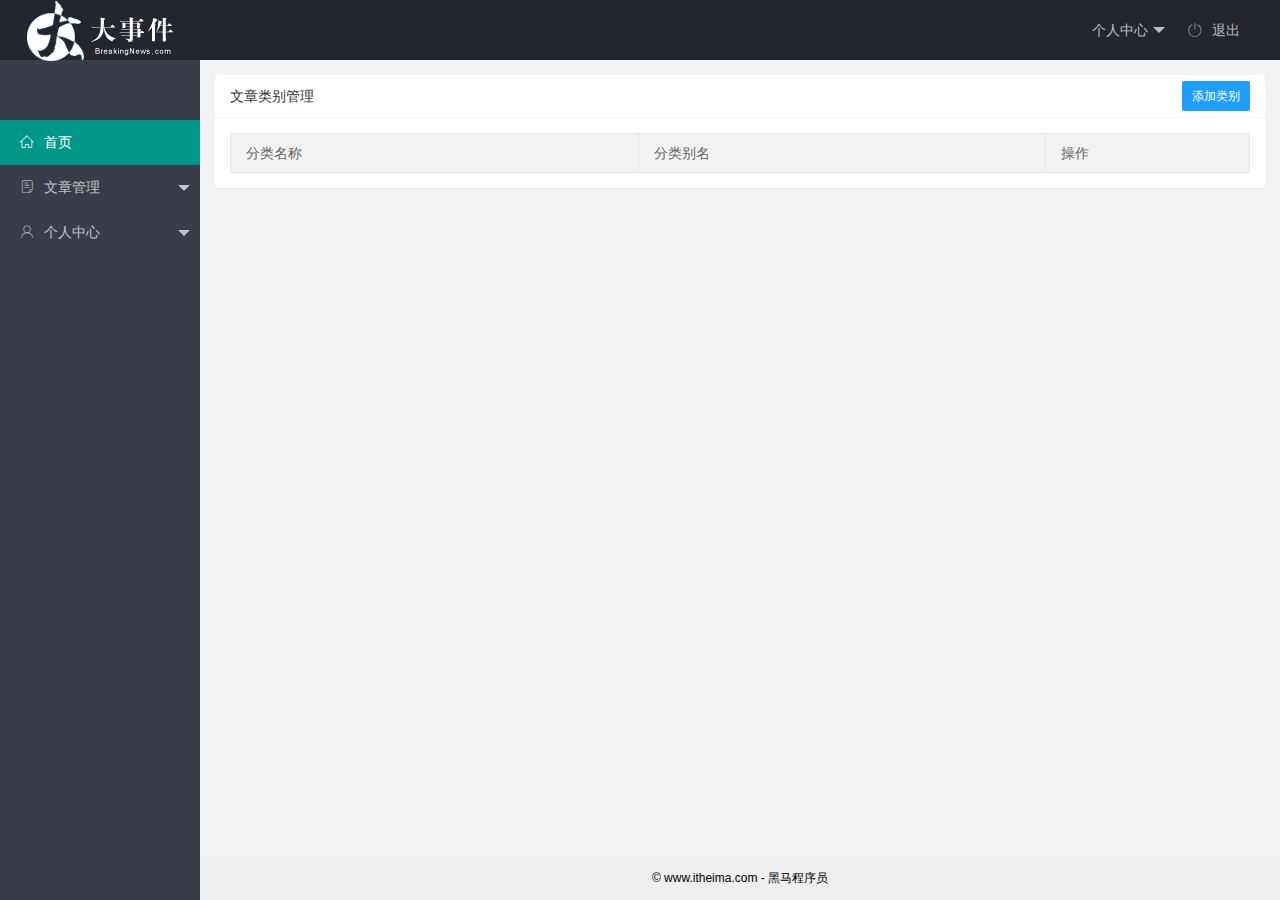
<file: index.html>
<!DOCTYPE html>
<html>
<head>
  <meta charset="utf-8">
  <meta name="viewport" content="width=device-width, initial-scale=1, maximum-scale=1">
  <title>我的项目</title>
  <!-- 引入字体图标库 -->
  <link rel="stylesheet" href="./assets/fonts/iconfont.css">
  <link rel="stylesheet" href="./assets/lib/layui/css/layui.css">
  <link rel="stylesheet" href="./assets/css/index.css">
</head>
<body class="layui-layout-body">
<div class="layui-layout layui-layout-admin">
  <div class="layui-header">
    <div class="layui-logo">
      <img src="./assets/images/logo.png" alt="">
    </div>
    <ul class="layui-nav layui-layout-right">
      <!-- 顶部右侧导航 -->
      <li class="layui-nav-item">
        <a href="javascript:;">
          <!-- 图片头像 -->
          <img style="display: none;" class="avatar" src="./assets/images/sample.jpg" alt="">
          <!-- 字体头像 -->
          <span style="display: none;" class="text-avatar">A</span>
          <!-- 固定文案 -->
          <span class="person-center">个人中心</span>
        </a>
        <dl class="layui-nav-child">
          <dd><a target="fm" href="./user/base-info.html">基本资料</a></dd>
          <dd><a target="fm" href="./user/avatar.html">更换头像</a></dd>
          <dd><a target="fm" href="./user/modify-password.html">重置密码</a></dd>
        </dl>
      </li>
      <li class="layui-nav-item"><a href="javascript:;" id="logout"><span class="iconfont icon-tuichu"></span>退出</a></li>
    </ul>
  </div>
  
  <div class="layui-side layui-bg-black">
    <div class="layui-side-scroll">
      <!-- 左侧导航区域（可配合layui已有的垂直导航） -->
      <ul class="layui-nav layui-nav-tree"  lay-filter="test" lay-shrink="all">
        <li class="user-info">
          <!-- 图片头像 -->
          <img style="display: none;" class="avatar" src="./assets/images/sample.jpg" alt="">
          <!-- 字体头像 -->
          <span style="display: none;" class="text-avatar">A</span>
          <!-- 欢迎文字 -->
          <span style="display: none;" class="nickname">欢迎 xxx</span>
        </li>
        <li class="layui-nav-item layui-nav-itemed layui-this">
          <!-- target 指定在 fm 这个命令的 iframe 框架中打开链接 -->
          <a target="fm" href="./home/dashboard.html"><span class="iconfont icon-home"></span>首页</a>
        </li>
        <li class="layui-nav-item">
          <a href="javascript:;"><span class="iconfont icon-16"></span>文章管理</a>
          <dl class="layui-nav-child">
            <dd><a target="fm" href="./article/category.html"><i class="layui-icon layui-icon-app"></i>文章类别</a></dd>
            <dd><a href="javascript:;"><i class="layui-icon layui-icon-app"></i>文章列表</a></dd>
            <dd><a href="javascript:;"><i class="layui-icon layui-icon-app"></i>发表文章</a></dd>
          </dl>
        </li>
        <li class="layui-nav-item">
          <a href="javascript:;"><span class="iconfont icon-user"></span>个人中心</a>
          <dl class="layui-nav-child">
            <dd><a target="fm" href="./user/base-info.html"><i class="layui-icon layui-icon-app"></i>基本资料</a></dd>
            <dd><a target="fm" href="./user/avatar.html"><i class="layui-icon layui-icon-app"></i>更换头像</a></dd>
            <dd><a target="fm" href="./user/modify-password.html"><i class="layui-icon layui-icon-app"></i>修改密码</a></dd>
          </dl>
        </li>
      </ul>
    </div>
  </div>

  <div class="layui-body">
    <!-- 内容主体区域 -->
    <iframe name="fm" src="./article/category.html" frameborder="0"></iframe>
  </div>
  
  <div class="layui-footer">
    <!-- 底部固定区域 -->
    © www.itheima.com - 黑马程序员
  </div>
</div>
<!-- 引入 axios.js 文件 -->
<script src="./assets/lib/axios.js"></script>
<!-- 引入 jquery 文件 -->
<script src="./assets/lib/jquery.js"></script>
<!-- 引入 layui 的 js文件 -->
<script src="./assets/lib/layui/layui.all.js"></script>
<!-- 引入 全局的 apijs 文件 -->
<script src="./assets/js/commonAPI.js"></script>
<!-- 引入自己的 js 文件 -->
<script src="./assets/js/index.js"></script>
</body>
</html>
</file>
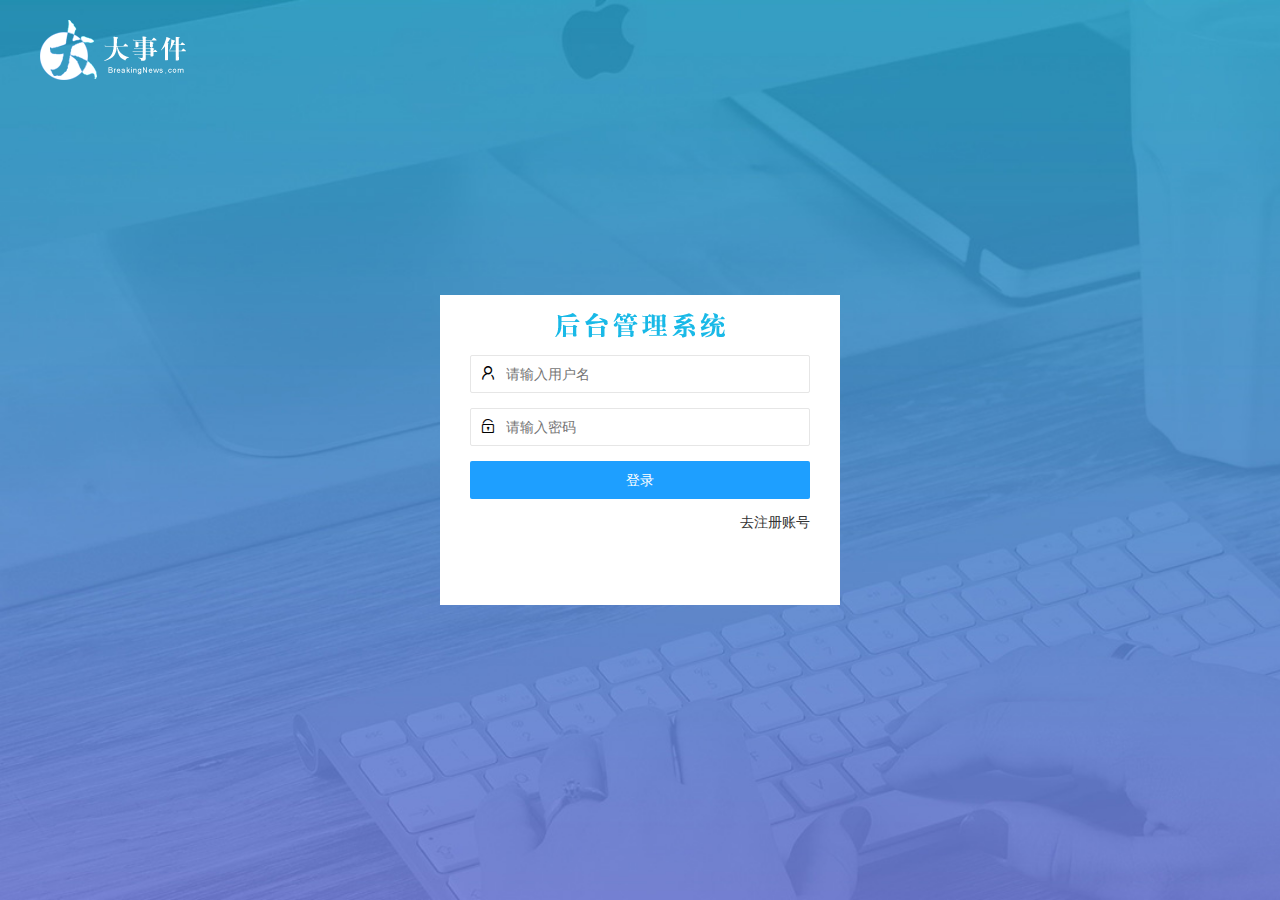
<file: login.html>
<!DOCTYPE html>
<html lang="en">
<head>
  <meta charset="UTF-8">
  <meta name="viewport" content="width=device-width, initial-scale=1.0">
  <title>我的项目</title>
  <!-- 引入 layui css 文件 -->
  <link rel="stylesheet" href="./assets/lib/layui/css/layui.css">
  <link rel="stylesheet" href="./assets/css/login.css">
</head>
<body>
  <!-- 左上角的logo -->
  <div class="logo">
    <img src="./assets/images/logo.png" alt="">
  </div>

  <!-- 中间的表单区域 -->
  <div class="content">
    <!-- 表单标题 -->
    <div class="title">
      <img src="./assets/images/login_title.png" alt="">
    </div>

    <!-- 表单主体 -->
    <!-- 注册表单 -->
    <form class="layui-form reg-form" action="" style="display: none;">
      <div class="layui-form-item">
        <i class="layui-icon layui-icon-username"></i>
        <input type="text" name="username" required  lay-verify="required" placeholder="请输入用户名" autocomplete="off" class="layui-input">
      </div>

      <div class="layui-form-item">
        <i class="layui-icon layui-icon-password"></i>
        <input id="pass" type="password" name="password" required  lay-verify="required|pass" placeholder="请输入密码" autocomplete="off" class="layui-input">
      </div>

      <div class="layui-form-item">
        <i class="layui-icon layui-icon-password"></i>
        <input type="password" required  lay-verify="required|pass|samePass" placeholder="请再次确认密码" autocomplete="off" class="layui-input">
      </div>

      <!-- 注册按钮 -->
      <div class="layui-form-item">
          <button class="layui-btn layui-btn-fluid layui-btn-normal" lay-submit lay-filter="formDemo">注册</button>
      </div>

      <!-- 登录链接 -->
      <div class="link">
        <a href="javascript:;">去登录</a>
      </div>
    </form>

    <!-- 登录表单 -->
    <form class="layui-form login-form" action="">
      <div class="layui-form-item">
        <i class="layui-icon layui-icon-username"></i>
        <input type="text" name="username" required  lay-verify="required" placeholder="请输入用户名" autocomplete="off" class="layui-input">
      </div>

      <div class="layui-form-item">
        <i class="layui-icon layui-icon-password"></i>
        <input type="password" name="password" required  lay-verify="required|pass" placeholder="请输入密码" autocomplete="off" class="layui-input">
      </div>

      <!-- 登录按钮 -->
      <div class="layui-form-item">
          <button class="layui-btn layui-btn-fluid layui-btn-normal" lay-submit lay-filter="formDemo">登录</button>
      </div>

      <!-- 去注册链接 -->
      <div class="link">
        <a href="javascript:;">去注册账号</a>
      </div>
    </form>
  </div>

  <!-- 引入 axios.js 文件 -->
  <script src="./assets/lib/axios.js"></script>
  <!-- 引入 jquery 文件 -->
  <script src="./assets/lib/jquery.js"></script>
  <!-- 引入 layui 的 js文件 -->
  <script src="./assets/lib/layui/layui.all.js"></script>
  <!-- 引入 全局的 apijs 文件 -->
  <script src="./assets/js/commonAPI.js"></script>
  <!-- 引入自己的 js 文件 -->
  <script src="./assets/js/login.js"></script>
</body>
</html>
</file>
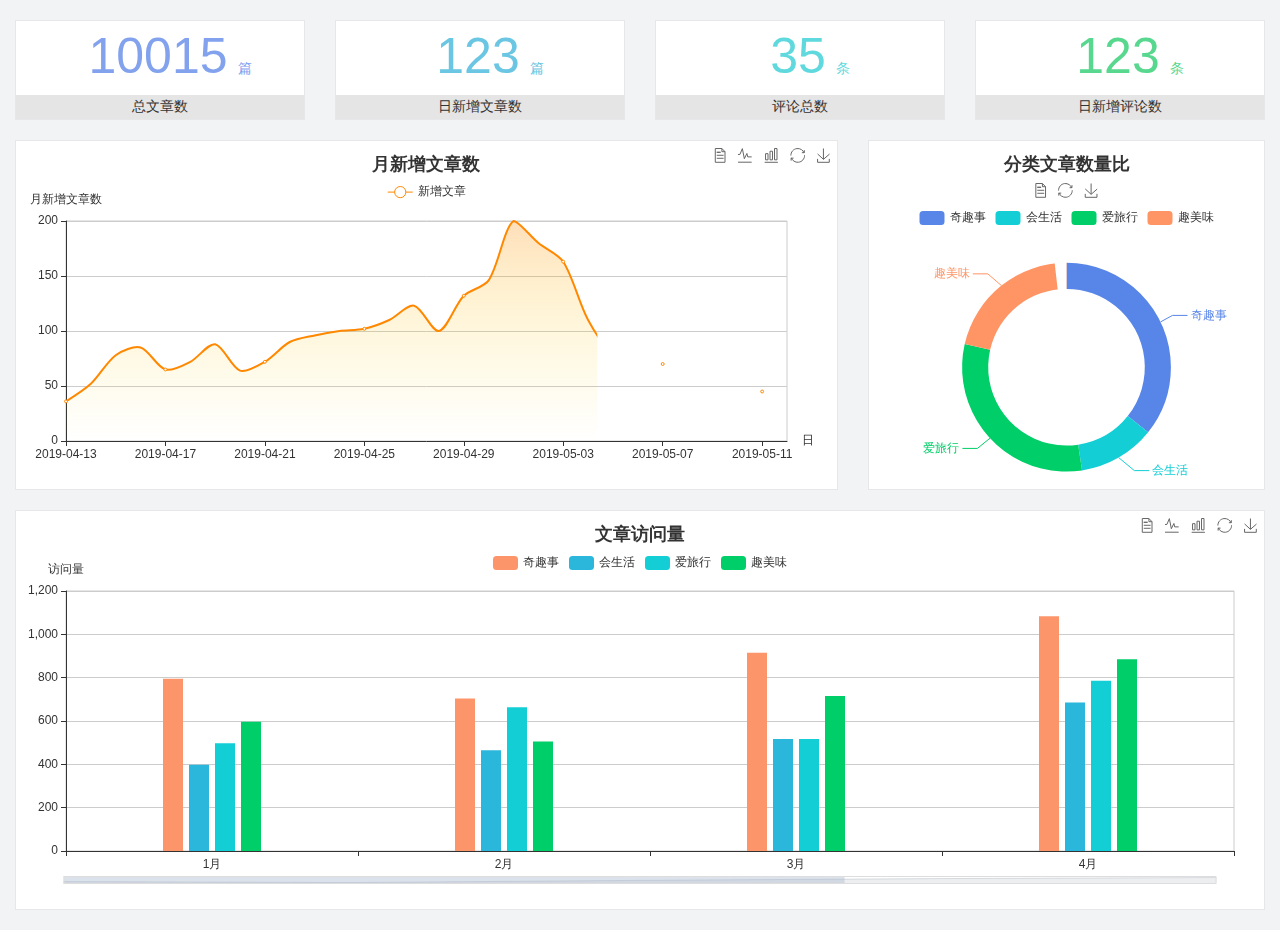
<file: home/dashboard.html>
<!DOCTYPE html>
<html lang="en">

<head>
  <meta charset="UTF-8">
  <meta name="viewport" content="width=device-width, initial-scale=1.0">
  <meta http-equiv="X-UA-Compatible" content="ie=edge">
  <title>图表统计</title>
  <link rel="stylesheet" href="../assets/lib/bootstrap.css" />
  <link rel="stylesheet" href="../assets/lib/main.css" />
  <script src="../assets/lib/jquery.js"></script>
  <script type="text/javascript" src="../assets/lib/echarts.min.js"></script>
</head>

<body>
  <div class="container-fluid">
    <div class="row spannel_list">
      <div class="col-sm-3 col-xs-6">
        <div class="spannel">
          <em>10015</em><span>篇</span>
          <b>总文章数</b>
        </div>
      </div>
      <div class="col-sm-3 col-xs-6">
        <div class="spannel scolor01">
          <em>123</em><span>篇</span>
          <b>日新增文章数</b>
        </div>
      </div>
      <div class="col-sm-3 col-xs-6">
        <div class="spannel scolor02">
          <em>35</em><span>条</span>
          <b>评论总数</b>
        </div>
      </div>
      <div class="col-sm-3 col-xs-6">
        <div class="spannel scolor03">
          <em>123</em><span>条</span>
          <b>日新增评论数</b>
        </div>
      </div>
    </div>
  </div>

  <div class="container-fluid">
    <div class="row curve-pie">
      <div class="col-lg-8 col-md-8">
        <div class="gragh_pannel" id="curve_show"></div>
      </div>
      <div class="col-lg-4 col-md-4">
        <div class="gragh_pannel" id="pie_show"></div>
      </div>
    </div>
  </div>

  <div class="container-fluid">
    <div class="column_pannel" id="column_show"></div>
  </div>

  <script>
    var oChart = echarts.init(document.getElementById('curve_show'));
    var aList_all = [
      { 'count': 36, 'date': '2019-04-13' },
      { 'count': 52, 'date': '2019-04-14' },
      { 'count': 78, 'date': '2019-04-15' },
      { 'count': 85, 'date': '2019-04-16' },
      { 'count': 65, 'date': '2019-04-17' },
      { 'count': 72, 'date': '2019-04-18' },
      { 'count': 88, 'date': '2019-04-19' },
      { 'count': 64, 'date': '2019-04-20' },
      { 'count': 72, 'date': '2019-04-21' },
      { 'count': 90, 'date': '2019-04-22' },
      { 'count': 96, 'date': '2019-04-23' },
      { 'count': 100, 'date': '2019-04-24' },
      { 'count': 102, 'date': '2019-04-25' },
      { 'count': 110, 'date': '2019-04-26' },
      { 'count': 123, 'date': '2019-04-27' },
      { 'count': 100, 'date': '2019-04-28' },
      { 'count': 132, 'date': '2019-04-29' },
      { 'count': 146, 'date': '2019-04-30' },
      { 'count': 200, 'date': '2019-05-01' },
      { 'count': 180, 'date': '2019-05-02' },
      { 'count': 163, 'date': '2019-05-03' },
      { 'count': 110, 'date': '2019-05-04' },
      { 'count': 80, 'date': '2019-05-05' },
      { 'count': 82, 'date': '2019-05-06' },
      { 'count': 70, 'date': '2019-05-07' },
      { 'count': 65, 'date': '2019-05-08' },
      { 'count': 54, 'date': '2019-05-09' },
      { 'count': 40, 'date': '2019-05-10' },
      { 'count': 45, 'date': '2019-05-11' },
      { 'count': 38, 'date': '2019-05-12' },
    ];

    let aCount = [];
    let aDate = [];

    for (var i = 0; i < aList_all.length; i++) {
      aCount.push(aList_all[i].count);
      aDate.push(aList_all[i].date);
    }

    var chartopt = {
      title: {
        text: '月新增文章数',
        left: 'center',
        top: '10'
      },
      tooltip: {
        trigger: 'axis'
      },
      legend: {
        data: ['新增文章'],
        top: '40'
      },
      toolbox: {
        show: true,
        feature: {
          mark: { show: true },
          dataView: { show: true, readOnly: false },
          magicType: { show: true, type: ['line', 'bar'] },
          restore: { show: true },
          saveAsImage: { show: true }
        }
      },
      calculable: true,
      xAxis: [
        {
          name: '日',
          type: 'category',
          boundaryGap: false,
          data: aDate
        }
      ],
      yAxis: [
        {
          name: '月新增文章数',
          type: 'value'
        }
      ],
      series: [
        {
          name: '新增文章',
          type: 'line',
          smooth: true,
          itemStyle: { normal: { areaStyle: { type: 'default' }, color: '#f80' }, lineStyle: { color: '#f80' } },
          data: aCount
        }],
      areaStyle: {
        normal: {
          color: new echarts.graphic.LinearGradient(0, 0, 0, 1, [{
            offset: 0,
            color: 'rgba(255,136,0,0.39)'
          }, {
            offset: .34,
            color: 'rgba(255,180,0,0.25)'
          }, {
            offset: 1,
            color: 'rgba(255,222,0,0.00)'
          }])

        }
      },
      grid: {
        show: true,
        x: 50,
        x2: 50,
        y: 80,
        height: 220
      }
    };

    oChart.setOption(chartopt);


    var oPie = echarts.init(document.getElementById('pie_show'));
    var oPieopt =
    {
      title: {
        top: 10,
        text: '分类文章数量比',
        x: 'center'
      },
      tooltip: {
        trigger: 'item',
        formatter: "{a} <br/>{b} : {c} ({d}%)"
      },
      color: ['#5885e8', '#13cfd5', '#00ce68', '#ff9565'],
      legend: {
        x: 'center',
        top: 65,
        data: ['奇趣事', '会生活', '爱旅行', '趣美味']
      },
      toolbox: {
        show: true,
        x: 'center',
        top: 35,
        feature: {
          mark: { show: true },
          dataView: { show: true, readOnly: false },
          magicType: {
            show: true,
            type: ['pie', 'funnel'],
            option: {
              funnel: {
                x: '25%',
                width: '50%',
                funnelAlign: 'left',
                max: 1548
              }
            }
          },
          restore: { show: true },
          saveAsImage: { show: true }
        }
      },
      calculable: true,
      series: [
        {
          name: '访问来源',
          type: 'pie',
          radius: ['45%', '60%'],
          center: ['50%', '65%'],
          data: [
            { value: 300, name: '奇趣事' },
            { value: 100, name: '会生活' },
            { value: 260, name: '爱旅行' },
            { value: 180, name: '趣美味' }
          ]
        }
      ]
    };
    oPie.setOption(oPieopt);



    var oColumn = this.echarts.init(document.getElementById('column_show'));
    var oColumnopt =
    {
      title: {
        text: '文章访问量',
        left: 'center',
        top: '10'
      },
      tooltip: {
        trigger: 'axis'
      },
      legend: {
        data: ['奇趣事', '会生活', '爱旅行', '趣美味'],
        top: '40'
      },
      toolbox: {
        show: true,
        feature: {
          mark: { show: true },
          dataView: { show: true, readOnly: false },
          magicType: { show: true, type: ['line', 'bar'] },
          restore: { show: true },
          saveAsImage: { show: true }
        }
      },
      calculable: true,
      xAxis: [
        {
          type: 'category',
          data: ['1月', '2月', '3月', '4月', '5月']
        }
      ],
      yAxis: [
        {
          name: '访问量',
          type: 'value'
        }
      ],
      series: [
        {
          name: '奇趣事',
          type: 'bar',
          barWidth: 20,
          itemStyle: {
            normal: { areaStyle: { type: 'default' }, color: '#fd956a' }
          },
          data: [800, 708, 920, 1090, 1200]
        },
        {
          name: '会生活',
          type: 'bar',
          barWidth: 20,
          itemStyle: {
            normal: { areaStyle: { type: 'default' }, color: '#2bb6db' }
          },
          data: [400, 468, 520, 690, 800]
        },
        {
          name: '爱旅行',
          type: 'bar',
          barWidth: 20,
          itemStyle: {
            normal: { areaStyle: { type: 'default' }, color: '#13cfd5' }
          },
          data: [500, 668, 520, 790, 900]
        },
        {
          name: '趣美味',
          type: 'bar',
          barWidth: 20,
          itemStyle: {
            normal: { areaStyle: { type: 'default' }, color: '#00ce68' }
          },
          data: [600, 508, 720, 890, 1000]
        }
      ],
      grid: {
        show: true,
        x: 50,
        x2: 30,
        y: 80,
        height: 260
      },
      dataZoom: [//给x轴设置滚动条
        {
          start: 0,//默认为0
          end: 100 - 1000 / 31,//默认为100
          type: 'slider',
          show: true,
          xAxisIndex: [0],
          handleSize: 0,//滑动条的 左右2个滑动条的大小
          height: 8,//组件高度
          left: 45, //左边的距离
          right: 50,//右边的距离
          bottom: 26,//右边的距离
          handleColor: '#ddd',//h滑动图标的颜色
          handleStyle: {
            borderColor: "#cacaca",
            borderWidth: "1",
            shadowBlur: 2,
            background: "#ddd",
            shadowColor: "#ddd",
          }
        }]
    };
    oColumn.setOption(oColumnopt);
  </script>
</body>

</html>
</file>
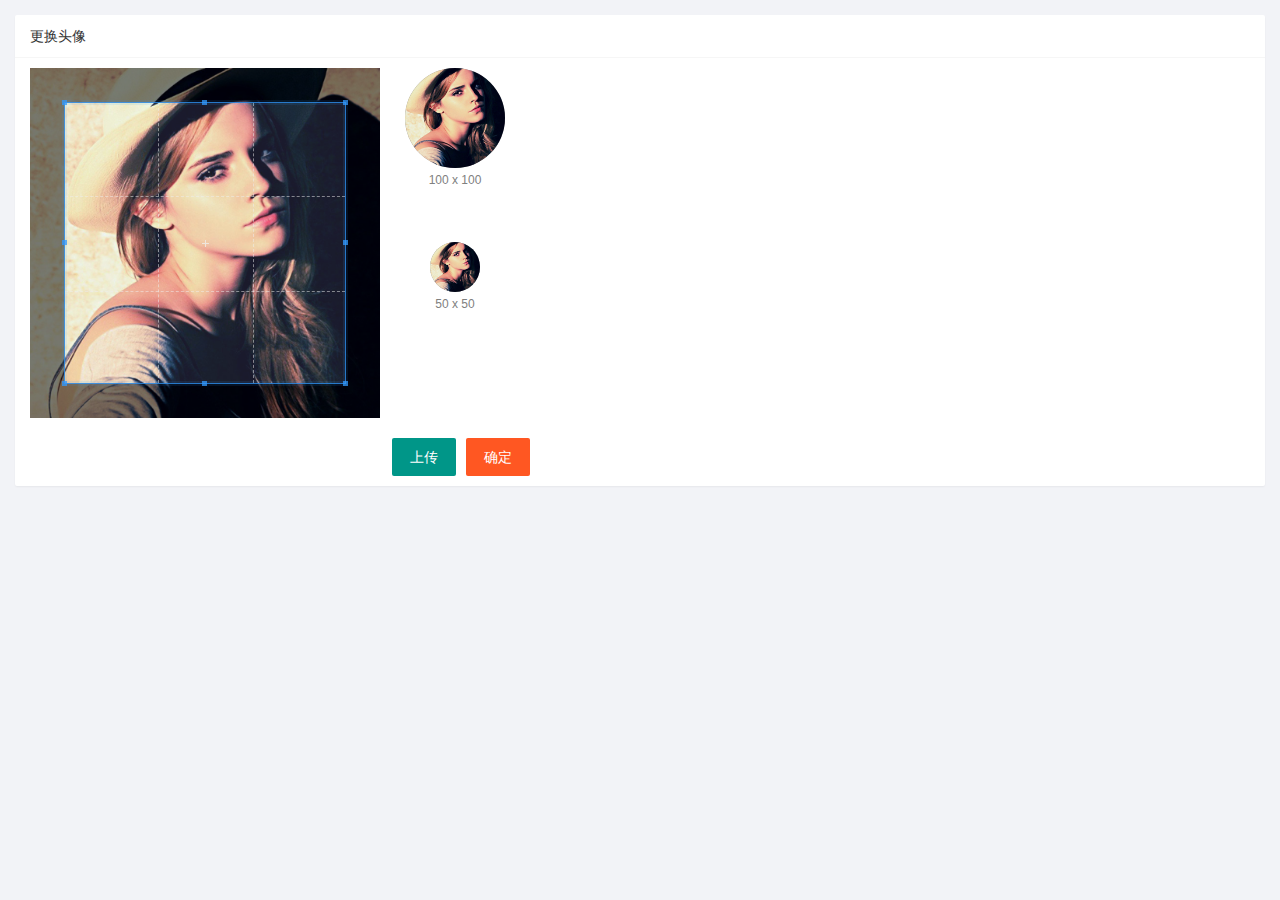
<file: user/avatar.html>
<!DOCTYPE html>
<html lang="en">
<head>
  <meta charset="UTF-8">
  <meta name="viewport" content="width=device-width, initial-scale=1.0">
  <title>我的项目</title>
  <!-- 引入裁剪插件的css文件 -->
  <link rel="stylesheet" href="../assets/lib/cropper/cropper.css">
  <!-- 引入字体图标库 -->
  <link rel="stylesheet" href="../assets/fonts/iconfont.css">
  <link rel="stylesheet" href="../assets/lib/layui/css/layui.css">
  <link rel="stylesheet" href="../assets/css/user.css">
</head>
<body>
  <!-- 卡片面板 -->
  <div class="layui-card">
    <div class="layui-card-header">更换头像</div>
    <div class="layui-card-body">
      <!-- 第一行的图片裁剪和预览区域 -->
      <div class="row1">
        <!-- 图片裁剪区域 -->
        <div class="cropper-box">
          <!-- 这个 img 标签很重要，将来会把它初始化为裁剪区域 -->
          <img id="image" src="../assets/images/sample.jpg" />
        </div>
        <!-- 图片的预览区域 -->
        <div class="preview-box">
          <div>
            <!-- 宽高为 100px 的预览区域 -->
            <div class="img-preview w100"></div>
            <p class="size">100 x 100</p>
          </div>
          <div>
            <!-- 宽高为 50px 的预览区域 -->
            <div class="img-preview w50"></div>
            <p class="size">50 x 50</p>
          </div>
        </div>
      </div>
      <!-- 第二行的按钮区域 -->
      <div class="row2">
        <!-- 文件选择框 -->
        <input style="display: none;" type="file" id="file">
        <button id="upload-btn" type="button" class="layui-btn">上传</button>
        <button id="save-btn" type="button" class="layui-btn layui-btn-danger">确定</button>
      </div>
    </div>
  </div>

  <!-- 引入 axios.js 文件 -->
  <script src="../assets/lib/axios.js"></script>
  <!-- 引入 jquery 文件 -->
  <script src="../assets/lib/jquery.js"></script>
  <!-- 引入裁剪插件 js 文件 -->
  <script src="../assets/lib/cropper/Cropper.js"></script>
  <!-- 引入 jquery 版本裁剪插件的 js 文件 -->
  <script src="../assets/lib/cropper/jquery-cropper.js"></script>
  <!-- 引入 layui 的 js文件 -->
  <script src="../assets/lib/layui/layui.all.js"></script>
  <!-- 引入 全局的 apijs 文件 -->
  <script src="../assets/js/commonAPI.js"></script>
  <!-- 引入 自己的 js 文件 -->
  <script src="../assets/js/user/avatar.js"></script>
</body>
</html>
</file>
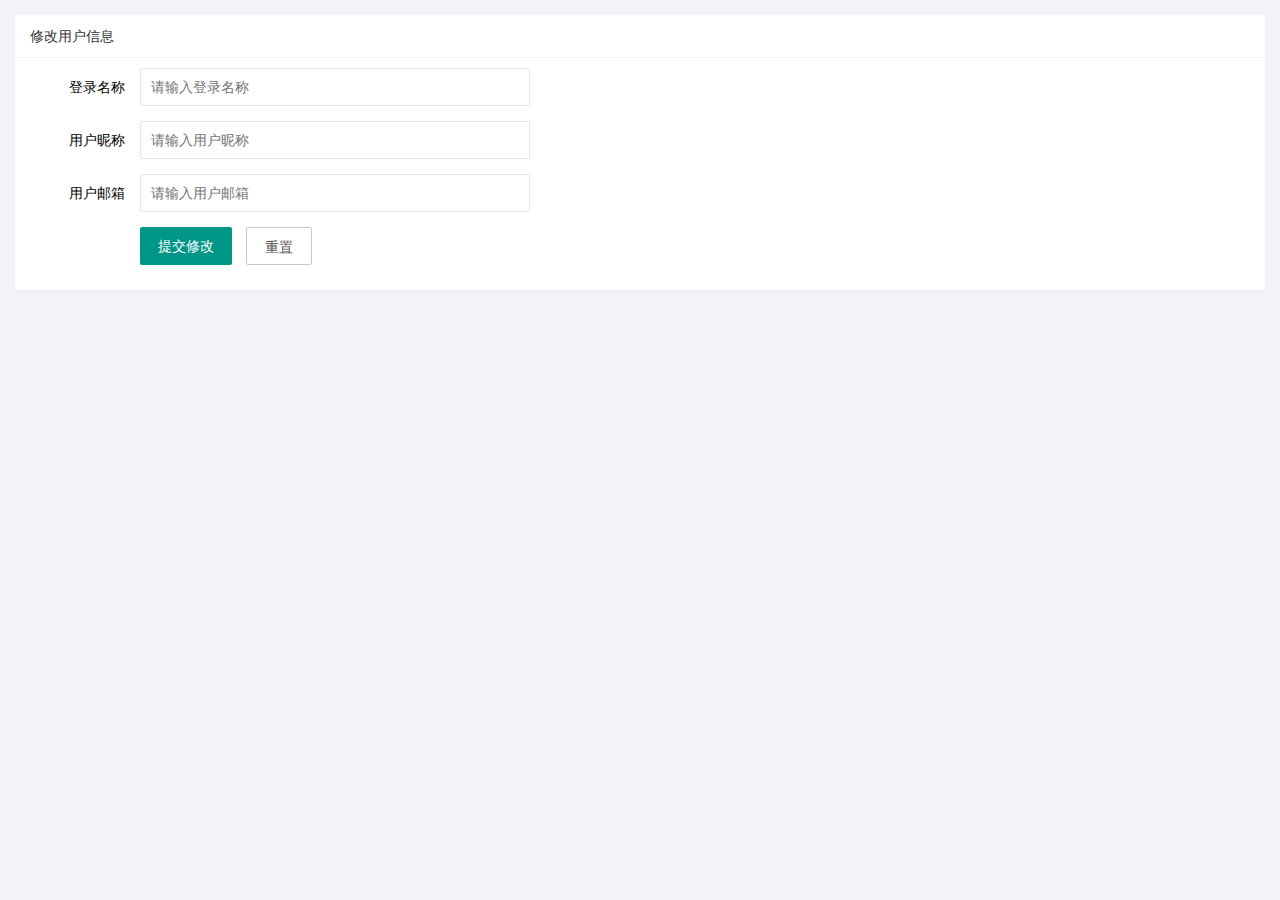
<file: user/base-info.html>
<!DOCTYPE html>
<html lang="en">
<head>
  <meta charset="UTF-8">
  <meta name="viewport" content="width=device-width, initial-scale=1.0">
  <title>我的项目</title>
  <!-- 引入字体图标库 -->
  <link rel="stylesheet" href="../assets/fonts/iconfont.css">
  <link rel="stylesheet" href="../assets/lib/layui/css/layui.css">
  <link rel="stylesheet" href="../assets/css/user.css">
</head>
<body>
  <!-- 卡片面板 -->
  <div class="layui-card">
    <div class="layui-card-header">修改用户信息</div>
    <div class="layui-card-body">
      <form class="layui-form base-info-form" lay-filter="edit-userinfo"  action="">
        <!-- 登录名称 -->
        <div class="layui-form-item">
          <label class="layui-form-label">登录名称</label>
          <div class="layui-input-block">
            <input readonly type="text" name="username" required  lay-verify="required" placeholder="请输入登录名称" autocomplete="off" class="layui-input">
          </div>
        </div>
        <!-- 用户昵称 -->
        <div class="layui-form-item">
          <label class="layui-form-label">用户昵称</label>
          <div class="layui-input-block">
            <input type="text" name="nickname" required  lay-verify="required|nick" placeholder="请输入用户昵称" autocomplete="off" class="layui-input">
          </div>
        </div>
        <!-- 用户邮箱 -->
        <div class="layui-form-item">
          <label class="layui-form-label">用户邮箱</label>
          <div class="layui-input-block">
            <input type="text" name="email" required  lay-verify="required|email" placeholder="请输入用户邮箱" autocomplete="off" class="layui-input">
          </div>
        </div>
        <!-- id 输入框 (隐藏域) -->
        <input type="hidden" name="id">

        <!-- 提交按钮 -->
        <div class="layui-form-item">
          <div class="layui-input-block">
            <button class="layui-btn" lay-submit lay-filter="formDemo">提交修改</button>
            <button id="reset-btn" type="reset" class="layui-btn layui-btn-primary">重置</button>
          </div>
        </div>
      </form>
    </div>
  </div>

  <!-- 引入 axios.js 文件 -->
  <script src="../assets/lib/axios.js"></script>
  <!-- 引入 jquery 文件 -->
  <script src="../assets/lib/jquery.js"></script>
  <!-- 引入 layui 的 js文件 -->
  <script src="../assets/lib/layui/layui.all.js"></script>
  <!-- 引入 全局的 apijs 文件 -->
  <script src="../assets/js/commonAPI.js"></script>
  <!-- 引入 自己的 js 文件 -->
  <script src="../assets/js/user/base-info.js"></script>
</body>
</html>
</file>
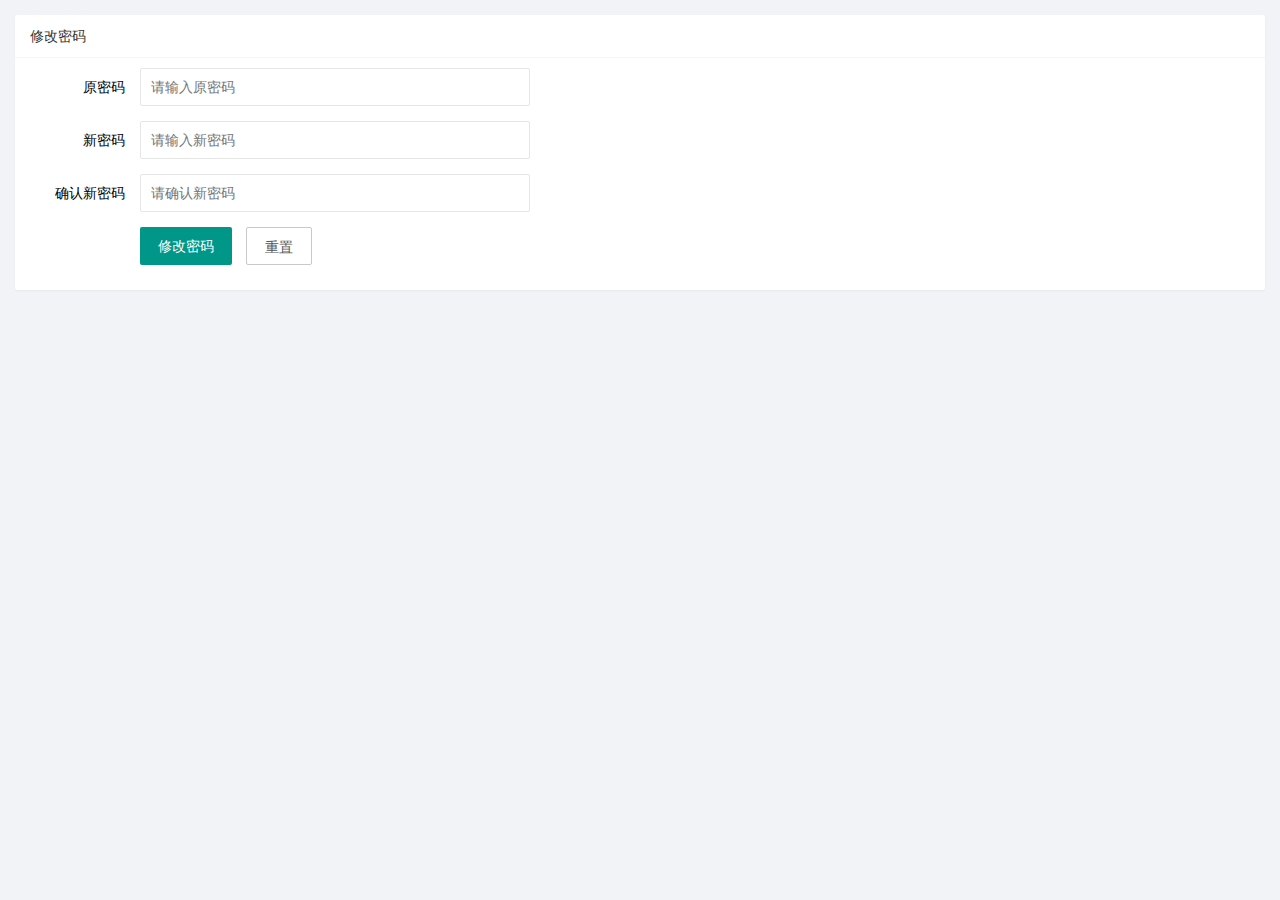
<file: user/modify-password.html>
<!DOCTYPE html>
<html lang="en">
<head>
  <meta charset="UTF-8">
  <meta name="viewport" content="width=device-width, initial-scale=1.0">
  <title>我的项目</title>
  <!-- 引入字体图标库 -->
  <link rel="stylesheet" href="../assets/fonts/iconfont.css">
  <link rel="stylesheet" href="../assets/lib/layui/css/layui.css">
  <link rel="stylesheet" href="../assets/css/user.css">
</head>
<body>
  <!-- 卡片面板 -->
  <div class="layui-card">
    <div class="layui-card-header">修改密码</div>
    <div class="layui-card-body">
      <form class="layui-form" action="">
        <!-- 原密码 -->
        <div class="layui-form-item">
          <label class="layui-form-label">原密码</label>
          <div class="layui-input-block">
            <input type="password" name="oldPwd" required  lay-verify="required|pass" placeholder="请输入原密码" autocomplete="off" class="layui-input">
          </div>
        </div>
        <!-- 新密码 -->
        <div class="layui-form-item">
          <label class="layui-form-label">新密码</label>
          <div class="layui-input-block">
            <input id="pass" type="password" name="newPwd" required  lay-verify="required|pass" placeholder="请输入新密码" autocomplete="off" class="layui-input">
          </div>
        </div>
        <!-- 确认新密码 -->
        <div class="layui-form-item">
          <label class="layui-form-label">确认新密码</label>
          <div class="layui-input-block">
            <input type="password" required  lay-verify="required|pass|confirmPass" placeholder="请确认新密码" autocomplete="off" class="layui-input">
          </div>
        </div>
        <!-- 提交按钮 -->
        <div class="layui-form-item">
          <div class="layui-input-block">
            <button class="layui-btn" lay-submit lay-filter="formDemo">修改密码</button>
            <button type="reset" class="layui-btn layui-btn-primary">重置</button>
          </div>
        </div>
      </form>
    </div>
  </div>

  <!-- 引入 axios.js 文件 -->
  <script src="../assets/lib/axios.js"></script>
  <!-- 引入 jquery 文件 -->
  <script src="../assets/lib/jquery.js"></script>
  <!-- 引入 layui 的 js文件 -->
  <script src="../assets/lib/layui/layui.all.js"></script>
  <!-- 引入 全局的 apijs 文件 -->
  <script src="../assets/js/commonAPI.js"></script>
  <!-- 引入 自己的 js 文件 -->
  <script src="../assets/js/user/modify-password.js"></script>
</body>
</html>
</file>
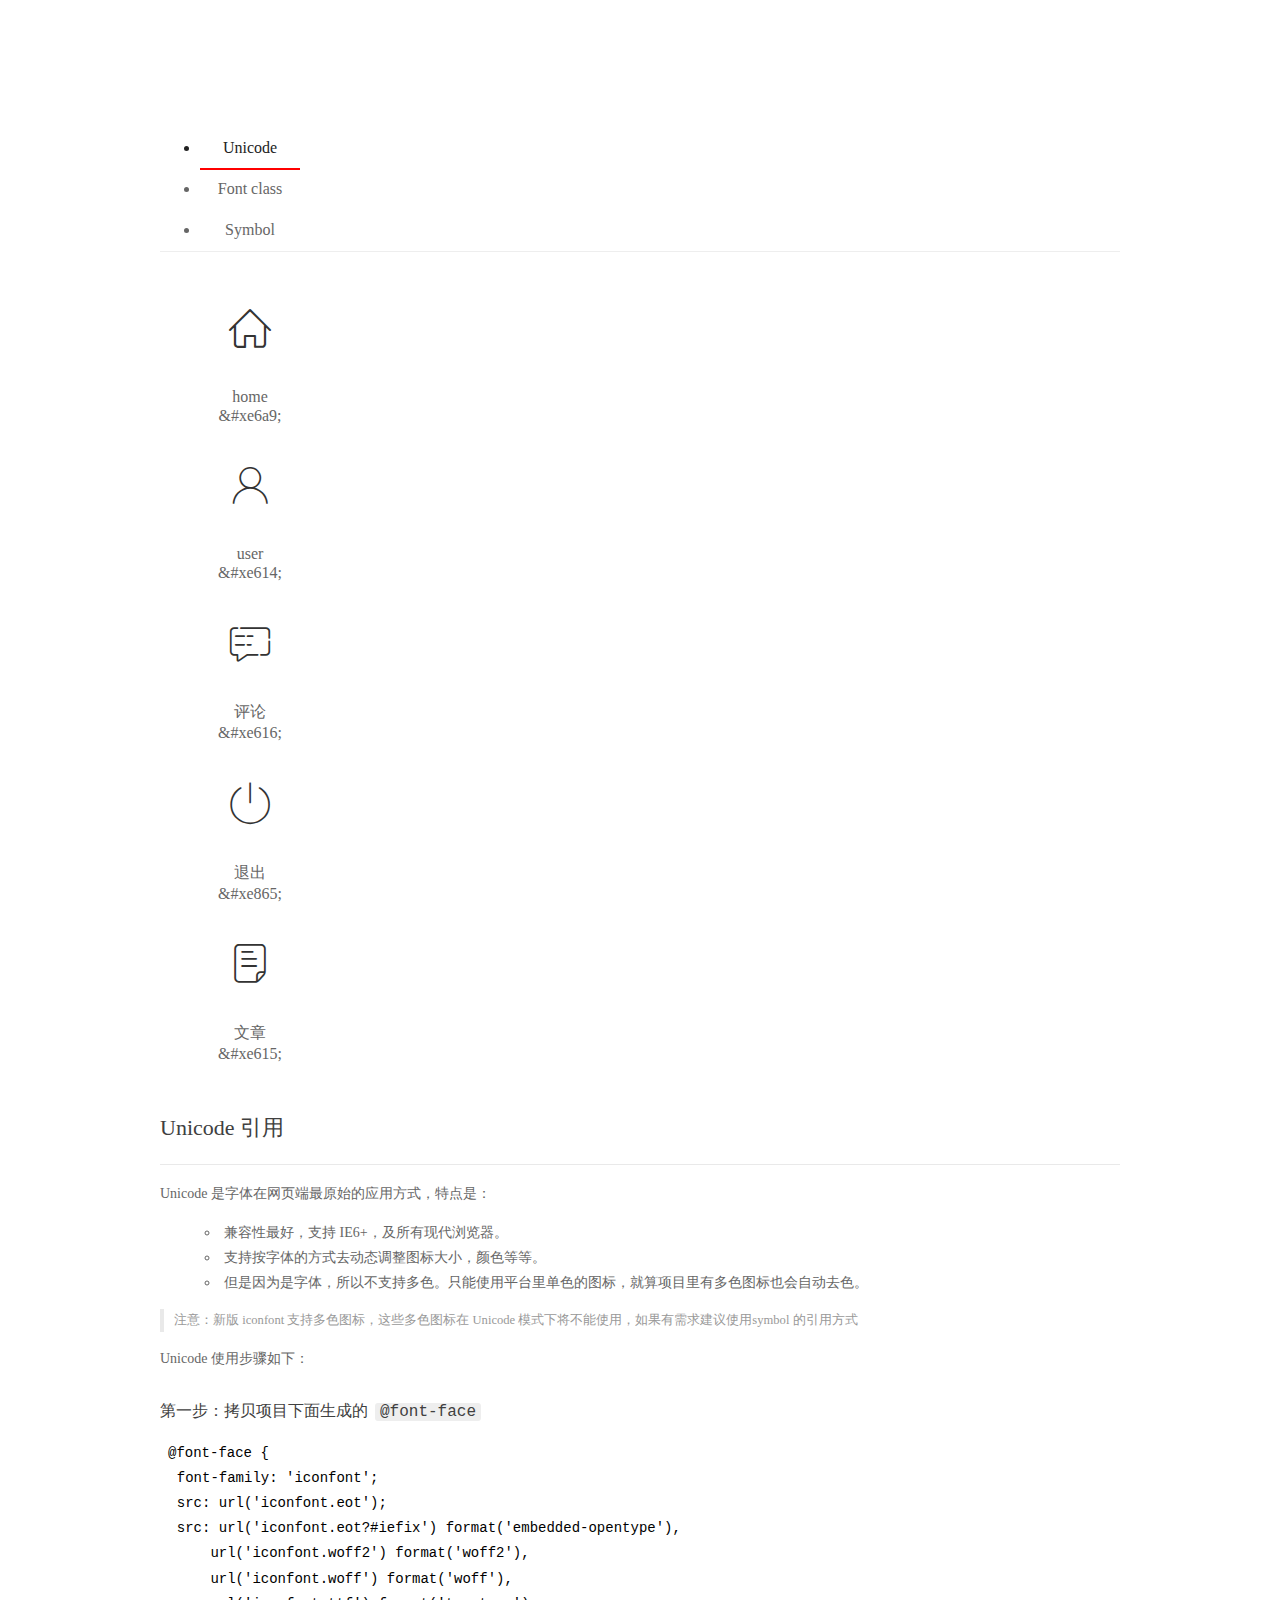
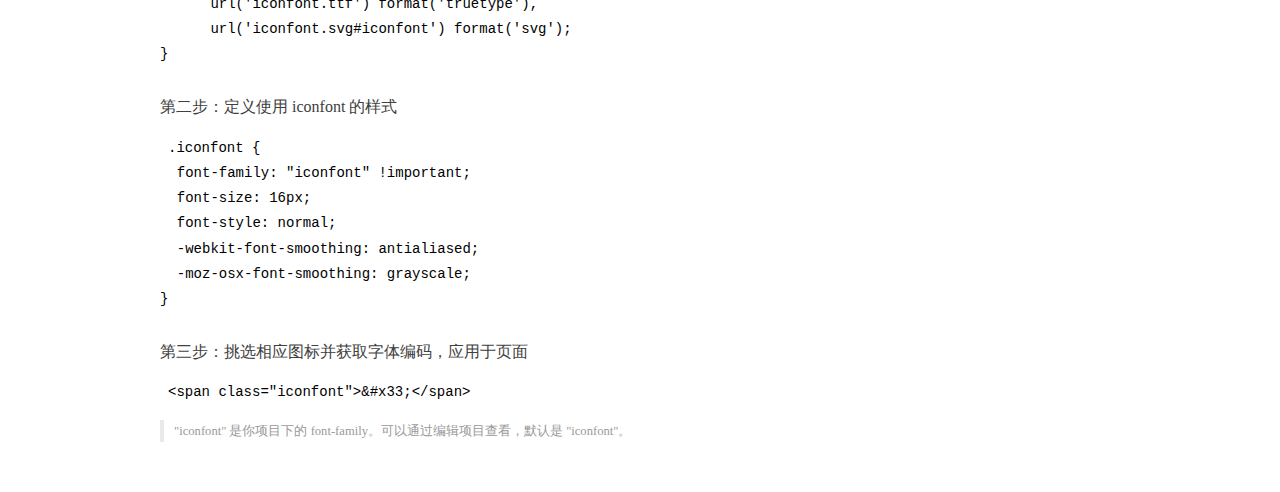
<file: assets/fonts/demo_index.html>
<!DOCTYPE html>
<html>
<head>
  <meta charset="utf-8"/>
  <title>IconFont Demo</title>
  <link rel="shortcut icon" href="https://gtms04.alicdn.com/tps/i4/TB1_oz6GVXXXXaFXpXXJDFnIXXX-64-64.ico" type="image/x-icon"/>
  <link rel="stylesheet" href="https://g.alicdn.com/thx/cube/1.3.2/cube.min.css">
  <link rel="stylesheet" href="demo.css">
  <link rel="stylesheet" href="iconfont.css">
  <script src="iconfont.js"></script>
  <!-- jQuery -->
  <script src="https://a1.alicdn.com/oss/uploads/2018/12/26/7bfddb60-08e8-11e9-9b04-53e73bb6408b.js"></script>
  <!-- 代码高亮 -->
  <script src="https://a1.alicdn.com/oss/uploads/2018/12/26/a3f714d0-08e6-11e9-8a15-ebf944d7534c.js"></script>
</head>
<body>
  <div class="main">
    <h1 class="logo"><a href="https://www.iconfont.cn/" title="iconfont 首页" target="_blank">&#xe86b;</a></h1>
    <div class="nav-tabs">
      <ul id="tabs" class="dib-box">
        <li class="dib active"><span>Unicode</span></li>
        <li class="dib"><span>Font class</span></li>
        <li class="dib"><span>Symbol</span></li>
      </ul>
      
    </div>
    <div class="tab-container">
      <div class="content unicode" style="display: block;">
          <ul class="icon_lists dib-box">
          
            <li class="dib">
              <span class="icon iconfont">&#xe6a9;</span>
                <div class="name">home</div>
                <div class="code-name">&amp;#xe6a9;</div>
              </li>
          
            <li class="dib">
              <span class="icon iconfont">&#xe614;</span>
                <div class="name">user</div>
                <div class="code-name">&amp;#xe614;</div>
              </li>
          
            <li class="dib">
              <span class="icon iconfont">&#xe616;</span>
                <div class="name">评论</div>
                <div class="code-name">&amp;#xe616;</div>
              </li>
          
            <li class="dib">
              <span class="icon iconfont">&#xe865;</span>
                <div class="name">退出</div>
                <div class="code-name">&amp;#xe865;</div>
              </li>
          
            <li class="dib">
              <span class="icon iconfont">&#xe615;</span>
                <div class="name">文章</div>
                <div class="code-name">&amp;#xe615;</div>
              </li>
          
          </ul>
          <div class="article markdown">
          <h2 id="unicode-">Unicode 引用</h2>
          <hr>

          <p>Unicode 是字体在网页端最原始的应用方式，特点是：</p>
          <ul>
            <li>兼容性最好，支持 IE6+，及所有现代浏览器。</li>
            <li>支持按字体的方式去动态调整图标大小，颜色等等。</li>
            <li>但是因为是字体，所以不支持多色。只能使用平台里单色的图标，就算项目里有多色图标也会自动去色。</li>
          </ul>
          <blockquote>
            <p>注意：新版 iconfont 支持多色图标，这些多色图标在 Unicode 模式下将不能使用，如果有需求建议使用symbol 的引用方式</p>
          </blockquote>
          <p>Unicode 使用步骤如下：</p>
          <h3 id="-font-face">第一步：拷贝项目下面生成的 <code>@font-face</code></h3>
<pre><code class="language-css"
>@font-face {
  font-family: 'iconfont';
  src: url('iconfont.eot');
  src: url('iconfont.eot?#iefix') format('embedded-opentype'),
      url('iconfont.woff2') format('woff2'),
      url('iconfont.woff') format('woff'),
      url('iconfont.ttf') format('truetype'),
      url('iconfont.svg#iconfont') format('svg');
}
</code></pre>
          <h3 id="-iconfont-">第二步：定义使用 iconfont 的样式</h3>
<pre><code class="language-css"
>.iconfont {
  font-family: "iconfont" !important;
  font-size: 16px;
  font-style: normal;
  -webkit-font-smoothing: antialiased;
  -moz-osx-font-smoothing: grayscale;
}
</code></pre>
          <h3 id="-">第三步：挑选相应图标并获取字体编码，应用于页面</h3>
<pre>
<code class="language-html"
>&lt;span class="iconfont"&gt;&amp;#x33;&lt;/span&gt;
</code></pre>
          <blockquote>
            <p>"iconfont" 是你项目下的 font-family。可以通过编辑项目查看，默认是 "iconfont"。</p>
          </blockquote>
          </div>
      </div>
      <div class="content font-class">
        <ul class="icon_lists dib-box">
          
          <li class="dib">
            <span class="icon iconfont icon-home"></span>
            <div class="name">
              home
            </div>
            <div class="code-name">.icon-home
            </div>
          </li>
          
          <li class="dib">
            <span class="icon iconfont icon-user"></span>
            <div class="name">
              user
            </div>
            <div class="code-name">.icon-user
            </div>
          </li>
          
          <li class="dib">
            <span class="icon iconfont icon-pinglun"></span>
            <div class="name">
              评论
            </div>
            <div class="code-name">.icon-pinglun
            </div>
          </li>
          
          <li class="dib">
            <span class="icon iconfont icon-tuichu"></span>
            <div class="name">
              退出
            </div>
            <div class="code-name">.icon-tuichu
            </div>
          </li>
          
          <li class="dib">
            <span class="icon iconfont icon-16"></span>
            <div class="name">
              文章
            </div>
            <div class="code-name">.icon-16
            </div>
          </li>
          
        </ul>
        <div class="article markdown">
        <h2 id="font-class-">font-class 引用</h2>
        <hr>

        <p>font-class 是 Unicode 使用方式的一种变种，主要是解决 Unicode 书写不直观，语意不明确的问题。</p>
        <p>与 Unicode 使用方式相比，具有如下特点：</p>
        <ul>
          <li>兼容性良好，支持 IE8+，及所有现代浏览器。</li>
          <li>相比于 Unicode 语意明确，书写更直观。可以很容易分辨这个 icon 是什么。</li>
          <li>因为使用 class 来定义图标，所以当要替换图标时，只需要修改 class 里面的 Unicode 引用。</li>
          <li>不过因为本质上还是使用的字体，所以多色图标还是不支持的。</li>
        </ul>
        <p>使用步骤如下：</p>
        <h3 id="-fontclass-">第一步：引入项目下面生成的 fontclass 代码：</h3>
<pre><code class="language-html">&lt;link rel="stylesheet" href="./iconfont.css"&gt;
</code></pre>
        <h3 id="-">第二步：挑选相应图标并获取类名，应用于页面：</h3>
<pre><code class="language-html">&lt;span class="iconfont icon-xxx"&gt;&lt;/span&gt;
</code></pre>
        <blockquote>
          <p>"
            iconfont" 是你项目下的 font-family。可以通过编辑项目查看，默认是 "iconfont"。</p>
        </blockquote>
      </div>
      </div>
      <div class="content symbol">
          <ul class="icon_lists dib-box">
          
            <li class="dib">
                <svg class="icon svg-icon" aria-hidden="true">
                  <use xlink:href="#icon-home"></use>
                </svg>
                <div class="name">home</div>
                <div class="code-name">#icon-home</div>
            </li>
          
            <li class="dib">
                <svg class="icon svg-icon" aria-hidden="true">
                  <use xlink:href="#icon-user"></use>
                </svg>
                <div class="name">user</div>
                <div class="code-name">#icon-user</div>
            </li>
          
            <li class="dib">
                <svg class="icon svg-icon" aria-hidden="true">
                  <use xlink:href="#icon-pinglun"></use>
                </svg>
                <div class="name">评论</div>
                <div class="code-name">#icon-pinglun</div>
            </li>
          
            <li class="dib">
                <svg class="icon svg-icon" aria-hidden="true">
                  <use xlink:href="#icon-tuichu"></use>
                </svg>
                <div class="name">退出</div>
                <div class="code-name">#icon-tuichu</div>
            </li>
          
            <li class="dib">
                <svg class="icon svg-icon" aria-hidden="true">
                  <use xlink:href="#icon-16"></use>
                </svg>
                <div class="name">文章</div>
                <div class="code-name">#icon-16</div>
            </li>
          
          </ul>
          <div class="article markdown">
          <h2 id="symbol-">Symbol 引用</h2>
          <hr>

          <p>这是一种全新的使用方式，应该说这才是未来的主流，也是平台目前推荐的用法。相关介绍可以参考这篇<a href="">文章</a>
            这种用法其实是做了一个 SVG 的集合，与另外两种相比具有如下特点：</p>
          <ul>
            <li>支持多色图标了，不再受单色限制。</li>
            <li>通过一些技巧，支持像字体那样，通过 <code>font-size</code>, <code>color</code> 来调整样式。</li>
            <li>兼容性较差，支持 IE9+，及现代浏览器。</li>
            <li>浏览器渲染 SVG 的性能一般，还不如 png。</li>
          </ul>
          <p>使用步骤如下：</p>
          <h3 id="-symbol-">第一步：引入项目下面生成的 symbol 代码：</h3>
<pre><code class="language-html">&lt;script src="./iconfont.js"&gt;&lt;/script&gt;
</code></pre>
          <h3 id="-css-">第二步：加入通用 CSS 代码（引入一次就行）：</h3>
<pre><code class="language-html">&lt;style&gt;
.icon {
  width: 1em;
  height: 1em;
  vertical-align: -0.15em;
  fill: currentColor;
  overflow: hidden;
}
&lt;/style&gt;
</code></pre>
          <h3 id="-">第三步：挑选相应图标并获取类名，应用于页面：</h3>
<pre><code class="language-html">&lt;svg class="icon" aria-hidden="true"&gt;
  &lt;use xlink:href="#icon-xxx"&gt;&lt;/use&gt;
&lt;/svg&gt;
</code></pre>
          </div>
      </div>

    </div>
  </div>
  <script>
  $(document).ready(function () {
      $('.tab-container .content:first').show()

      $('#tabs li').click(function (e) {
        var tabContent = $('.tab-container .content')
        var index = $(this).index()

        if ($(this).hasClass('active')) {
          return
        } else {
          $('#tabs li').removeClass('active')
          $(this).addClass('active')

          tabContent.hide().eq(index).fadeIn()
        }
      })
    })
  </script>
</body>
</html>
</file>
<file: assets/fonts/iconfont.css>
@font-face {font-family: "iconfont";
  src: url('iconfont.eot?t=1576139966484'); /* IE9 */
  src: url('iconfont.eot?t=1576139966484#iefix') format('embedded-opentype'), /* IE6-IE8 */
  url('[data-uri]') format('woff2'),
  url('iconfont.woff?t=1576139966484') format('woff'),
  url('iconfont.ttf?t=1576139966484') format('truetype'), /* chrome, firefox, opera, Safari, Android, iOS 4.2+ */
  url('iconfont.svg?t=1576139966484#iconfont') format('svg'); /* iOS 4.1- */
}

.iconfont {
  font-family: "iconfont" !important;
  font-size: 16px;
  font-style: normal;
  -webkit-font-smoothing: antialiased;
  -moz-osx-font-smoothing: grayscale;
}

.icon-home:before {
  content: "\e6a9";
}

.icon-user:before {
  content: "\e614";
}

.icon-pinglun:before {
  content: "\e616";
}

.icon-tuichu:before {
  content: "\e865";
}

.icon-16:before {
  content: "\e615";
}
</file>
<file: assets/lib/layui/css/layui.css>
/** layui-v2.5.5 MIT License By https://www.layui.com */
 .layui-inline,img{display:inline-block;vertical-align:middle}h1,h2,h3,h4,h5,h6{font-weight:400}.layui-edge,.layui-header,.layui-inline,.layui-main{position:relative}.layui-body,.layui-edge,.layui-elip{overflow:hidden}.layui-btn,.layui-edge,.layui-inline,img{vertical-align:middle}.layui-btn,.layui-disabled,.layui-icon,.layui-unselect{-moz-user-select:none;-webkit-user-select:none;-ms-user-select:none}.layui-elip,.layui-form-checkbox span,.layui-form-pane .layui-form-label{text-overflow:ellipsis;white-space:nowrap}.layui-breadcrumb,.layui-tree-btnGroup{visibility:hidden}blockquote,body,button,dd,div,dl,dt,form,h1,h2,h3,h4,h5,h6,input,li,ol,p,pre,td,textarea,th,ul{margin:0;padding:0;-webkit-tap-highlight-color:rgba(0,0,0,0)}a:active,a:hover{outline:0}img{border:none}li{list-style:none}table{border-collapse:collapse;border-spacing:0}h4,h5,h6{font-size:100%}button,input,optgroup,option,select,textarea{font-family:inherit;font-size:inherit;font-style:inherit;font-weight:inherit;outline:0}pre{white-space:pre-wrap;white-space:-moz-pre-wrap;white-space:-pre-wrap;white-space:-o-pre-wrap;word-wrap:break-word}body{line-height:24px;font:14px Helvetica Neue,Helvetica,PingFang SC,Tahoma,Arial,sans-serif}hr{height:1px;margin:10px 0;border:0;clear:both}a{color:#333;text-decoration:none}a:hover{color:#777}a cite{font-style:normal;*cursor:pointer}.layui-border-box,.layui-border-box *{box-sizing:border-box}.layui-box,.layui-box *{box-sizing:content-box}.layui-clear{clear:both;*zoom:1}.layui-clear:after{content:'\20';clear:both;*zoom:1;display:block;height:0}.layui-inline{*display:inline;*zoom:1}.layui-edge{display:inline-block;width:0;height:0;border-width:6px;border-style:dashed;border-color:transparent}.layui-edge-top{top:-4px;border-bottom-color:#999;border-bottom-style:solid}.layui-edge-right{border-left-color:#999;border-left-style:solid}.layui-edge-bottom{top:2px;border-top-color:#999;border-top-style:solid}.layui-edge-left{border-right-color:#999;border-right-style:solid}.layui-disabled,.layui-disabled:hover{color:#d2d2d2!important;cursor:not-allowed!important}.layui-circle{border-radius:100%}.layui-show{display:block!important}.layui-hide{display:none!important}@font-face{font-family:layui-icon;src:url(../font/iconfont.eot?v=250);src:url(../font/iconfont.eot?v=250#iefix) format('embedded-opentype'),url(../font/iconfont.woff2?v=250) format('woff2'),url(../font/iconfont.woff?v=250) format('woff'),url(../font/iconfont.ttf?v=250) format('truetype'),url(../font/iconfont.svg?v=250#layui-icon) format('svg')}.layui-icon{font-family:layui-icon!important;font-size:16px;font-style:normal;-webkit-font-smoothing:antialiased;-moz-osx-font-smoothing:grayscale}.layui-icon-reply-fill:before{content:"\e611"}.layui-icon-set-fill:before{content:"\e614"}.layui-icon-menu-fill:before{content:"\e60f"}.layui-icon-search:before{content:"\e615"}.layui-icon-share:before{content:"\e641"}.layui-icon-set-sm:before{content:"\e620"}.layui-icon-engine:before{content:"\e628"}.layui-icon-close:before{content:"\1006"}.layui-icon-close-fill:before{content:"\1007"}.layui-icon-chart-screen:before{content:"\e629"}.layui-icon-star:before{content:"\e600"}.layui-icon-circle-dot:before{content:"\e617"}.layui-icon-chat:before{content:"\e606"}.layui-icon-release:before{content:"\e609"}.layui-icon-list:before{content:"\e60a"}.layui-icon-chart:before{content:"\e62c"}.layui-icon-ok-circle:before{content:"\1005"}.layui-icon-layim-theme:before{content:"\e61b"}.layui-icon-table:before{content:"\e62d"}.layui-icon-right:before{content:"\e602"}.layui-icon-left:before{content:"\e603"}.layui-icon-cart-simple:before{content:"\e698"}.layui-icon-face-cry:before{content:"\e69c"}.layui-icon-face-smile:before{content:"\e6af"}.layui-icon-survey:before{content:"\e6b2"}.layui-icon-tree:before{content:"\e62e"}.layui-icon-upload-circle:before{content:"\e62f"}.layui-icon-add-circle:before{content:"\e61f"}.layui-icon-download-circle:before{content:"\e601"}.layui-icon-templeate-1:before{content:"\e630"}.layui-icon-util:before{content:"\e631"}.layui-icon-face-surprised:before{content:"\e664"}.layui-icon-edit:before{content:"\e642"}.layui-icon-speaker:before{content:"\e645"}.layui-icon-down:before{content:"\e61a"}.layui-icon-file:before{content:"\e621"}.layui-icon-layouts:before{content:"\e632"}.layui-icon-rate-half:before{content:"\e6c9"}.layui-icon-add-circle-fine:before{content:"\e608"}.layui-icon-prev-circle:before{content:"\e633"}.layui-icon-read:before{content:"\e705"}.layui-icon-404:before{content:"\e61c"}.layui-icon-carousel:before{content:"\e634"}.layui-icon-help:before{content:"\e607"}.layui-icon-code-circle:before{content:"\e635"}.layui-icon-water:before{content:"\e636"}.layui-icon-username:before{content:"\e66f"}.layui-icon-find-fill:before{content:"\e670"}.layui-icon-about:before{content:"\e60b"}.layui-icon-location:before{content:"\e715"}.layui-icon-up:before{content:"\e619"}.layui-icon-pause:before{content:"\e651"}.layui-icon-date:before{content:"\e637"}.layui-icon-layim-uploadfile:before{content:"\e61d"}.layui-icon-delete:before{content:"\e640"}.layui-icon-play:before{content:"\e652"}.layui-icon-top:before{content:"\e604"}.layui-icon-friends:before{content:"\e612"}.layui-icon-refresh-3:before{content:"\e9aa"}.layui-icon-ok:before{content:"\e605"}.layui-icon-layer:before{content:"\e638"}.layui-icon-face-smile-fine:before{content:"\e60c"}.layui-icon-dollar:before{content:"\e659"}.layui-icon-group:before{content:"\e613"}.layui-icon-layim-download:before{content:"\e61e"}.layui-icon-picture-fine:before{content:"\e60d"}.layui-icon-link:before{content:"\e64c"}.layui-icon-diamond:before{content:"\e735"}.layui-icon-log:before{content:"\e60e"}.layui-icon-rate-solid:before{content:"\e67a"}.layui-icon-fonts-del:before{content:"\e64f"}.layui-icon-unlink:before{content:"\e64d"}.layui-icon-fonts-clear:before{content:"\e639"}.layui-icon-triangle-r:before{content:"\e623"}.layui-icon-circle:before{content:"\e63f"}.layui-icon-radio:before{content:"\e643"}.layui-icon-align-center:before{content:"\e647"}.layui-icon-align-right:before{content:"\e648"}.layui-icon-align-left:before{content:"\e649"}.layui-icon-loading-1:before{content:"\e63e"}.layui-icon-return:before{content:"\e65c"}.layui-icon-fonts-strong:before{content:"\e62b"}.layui-icon-upload:before{content:"\e67c"}.layui-icon-dialogue:before{content:"\e63a"}.layui-icon-video:before{content:"\e6ed"}.layui-icon-headset:before{content:"\e6fc"}.layui-icon-cellphone-fine:before{content:"\e63b"}.layui-icon-add-1:before{content:"\e654"}.layui-icon-face-smile-b:before{content:"\e650"}.layui-icon-fonts-html:before{content:"\e64b"}.layui-icon-form:before{content:"\e63c"}.layui-icon-cart:before{content:"\e657"}.layui-icon-camera-fill:before{content:"\e65d"}.layui-icon-tabs:before{content:"\e62a"}.layui-icon-fonts-code:before{content:"\e64e"}.layui-icon-fire:before{content:"\e756"}.layui-icon-set:before{content:"\e716"}.layui-icon-fonts-u:before{content:"\e646"}.layui-icon-triangle-d:before{content:"\e625"}.layui-icon-tips:before{content:"\e702"}.layui-icon-picture:before{content:"\e64a"}.layui-icon-more-vertical:before{content:"\e671"}.layui-icon-flag:before{content:"\e66c"}.layui-icon-loading:before{content:"\e63d"}.layui-icon-fonts-i:before{content:"\e644"}.layui-icon-refresh-1:before{content:"\e666"}.layui-icon-rmb:before{content:"\e65e"}.layui-icon-home:before{content:"\e68e"}.layui-icon-user:before{content:"\e770"}.layui-icon-notice:before{content:"\e667"}.layui-icon-login-weibo:before{content:"\e675"}.layui-icon-voice:before{content:"\e688"}.layui-icon-upload-drag:before{content:"\e681"}.layui-icon-login-qq:before{content:"\e676"}.layui-icon-snowflake:before{content:"\e6b1"}.layui-icon-file-b:before{content:"\e655"}.layui-icon-template:before{content:"\e663"}.layui-icon-auz:before{content:"\e672"}.layui-icon-console:before{content:"\e665"}.layui-icon-app:before{content:"\e653"}.layui-icon-prev:before{content:"\e65a"}.layui-icon-website:before{content:"\e7ae"}.layui-icon-next:before{content:"\e65b"}.layui-icon-component:before{content:"\e857"}.layui-icon-more:before{content:"\e65f"}.layui-icon-login-wechat:before{content:"\e677"}.layui-icon-shrink-right:before{content:"\e668"}.layui-icon-spread-left:before{content:"\e66b"}.layui-icon-camera:before{content:"\e660"}.layui-icon-note:before{content:"\e66e"}.layui-icon-refresh:before{content:"\e669"}.layui-icon-female:before{content:"\e661"}.layui-icon-male:before{content:"\e662"}.layui-icon-password:before{content:"\e673"}.layui-icon-senior:before{content:"\e674"}.layui-icon-theme:before{content:"\e66a"}.layui-icon-tread:before{content:"\e6c5"}.layui-icon-praise:before{content:"\e6c6"}.layui-icon-star-fill:before{content:"\e658"}.layui-icon-rate:before{content:"\e67b"}.layui-icon-template-1:before{content:"\e656"}.layui-icon-vercode:before{content:"\e679"}.layui-icon-cellphone:before{content:"\e678"}.layui-icon-screen-full:before{content:"\e622"}.layui-icon-screen-restore:before{content:"\e758"}.layui-icon-cols:before{content:"\e610"}.layui-icon-export:before{content:"\e67d"}.layui-icon-print:before{content:"\e66d"}.layui-icon-slider:before{content:"\e714"}.layui-icon-addition:before{content:"\e624"}.layui-icon-subtraction:before{content:"\e67e"}.layui-icon-service:before{content:"\e626"}.layui-icon-transfer:before{content:"\e691"}.layui-main{width:1140px;margin:0 auto}.layui-header{z-index:1000;height:60px}.layui-header a:hover{transition:all .5s;-webkit-transition:all .5s}.layui-side{position:fixed;left:0;top:0;bottom:0;z-index:999;width:200px;overflow-x:hidden}.layui-side-scroll{position:relative;width:220px;height:100%;overflow-x:hidden}.layui-body{position:absolute;left:200px;right:0;top:0;bottom:0;z-index:998;width:auto;overflow-y:auto;box-sizing:border-box}.layui-layout-body{overflow:hidden}.layui-layout-admin .layui-header{background-color:#23262E}.layui-layout-admin .layui-side{top:60px;width:200px;overflow-x:hidden}.layui-layout-admin .layui-body{position:fixed;top:60px;bottom:44px}.layui-layout-admin .layui-main{width:auto;margin:0 15px}.layui-layout-admin .layui-footer{position:fixed;left:200px;right:0;bottom:0;height:44px;line-height:44px;padding:0 15px;background-color:#eee}.layui-layout-admin .layui-logo{position:absolute;left:0;top:0;width:200px;height:100%;line-height:60px;text-align:center;color:#009688;font-size:16px}.layui-layout-admin .layui-header .layui-nav{background:0 0}.layui-layout-left{position:absolute!important;left:200px;top:0}.layui-layout-right{position:absolute!important;right:0;top:0}.layui-container{position:relative;margin:0 auto;padding:0 15px;box-sizing:border-box}.layui-fluid{position:relative;margin:0 auto;padding:0 15px}.layui-row:after,.layui-row:before{content:'';display:block;clear:both}.layui-col-lg1,.layui-col-lg10,.layui-col-lg11,.layui-col-lg12,.layui-col-lg2,.layui-col-lg3,.layui-col-lg4,.layui-col-lg5,.layui-col-lg6,.layui-col-lg7,.layui-col-lg8,.layui-col-lg9,.layui-col-md1,.layui-col-md10,.layui-col-md11,.layui-col-md12,.layui-col-md2,.layui-col-md3,.layui-col-md4,.layui-col-md5,.layui-col-md6,.layui-col-md7,.layui-col-md8,.layui-col-md9,.layui-col-sm1,.layui-col-sm10,.layui-col-sm11,.layui-col-sm12,.layui-col-sm2,.layui-col-sm3,.layui-col-sm4,.layui-col-sm5,.layui-col-sm6,.layui-col-sm7,.layui-col-sm8,.layui-col-sm9,.layui-col-xs1,.layui-col-xs10,.layui-col-xs11,.layui-col-xs12,.layui-col-xs2,.layui-col-xs3,.layui-col-xs4,.layui-col-xs5,.layui-col-xs6,.layui-col-xs7,.layui-col-xs8,.layui-col-xs9{position:relative;display:block;box-sizing:border-box}.layui-col-xs1,.layui-col-xs10,.layui-col-xs11,.layui-col-xs12,.layui-col-xs2,.layui-col-xs3,.layui-col-xs4,.layui-col-xs5,.layui-col-xs6,.layui-col-xs7,.layui-col-xs8,.layui-col-xs9{float:left}.layui-col-xs1{width:8.33333333%}.layui-col-xs2{width:16.66666667%}.layui-col-xs3{width:25%}.layui-col-xs4{width:33.33333333%}.layui-col-xs5{width:41.66666667%}.layui-col-xs6{width:50%}.layui-col-xs7{width:58.33333333%}.layui-col-xs8{width:66.66666667%}.layui-col-xs9{width:75%}.layui-col-xs10{width:83.33333333%}.layui-col-xs11{width:91.66666667%}.layui-col-xs12{width:100%}.layui-col-xs-offset1{margin-left:8.33333333%}.layui-col-xs-offset2{margin-left:16.66666667%}.layui-col-xs-offset3{margin-left:25%}.layui-col-xs-offset4{margin-left:33.33333333%}.layui-col-xs-offset5{margin-left:41.66666667%}.layui-col-xs-offset6{margin-left:50%}.layui-col-xs-offset7{margin-left:58.33333333%}.layui-col-xs-offset8{margin-left:66.66666667%}.layui-col-xs-offset9{margin-left:75%}.layui-col-xs-offset10{margin-left:83.33333333%}.layui-col-xs-offset11{margin-left:91.66666667%}.layui-col-xs-offset12{margin-left:100%}@media screen and (max-width:768px){.layui-hide-xs{display:none!important}.layui-show-xs-block{display:block!important}.layui-show-xs-inline{display:inline!important}.layui-show-xs-inline-block{display:inline-block!important}}@media screen and (min-width:768px){.layui-container{width:750px}.layui-hide-sm{display:none!important}.layui-show-sm-block{display:block!important}.layui-show-sm-inline{display:inline!important}.layui-show-sm-inline-block{display:inline-block!important}.layui-col-sm1,.layui-col-sm10,.layui-col-sm11,.layui-col-sm12,.layui-col-sm2,.layui-col-sm3,.layui-col-sm4,.layui-col-sm5,.layui-col-sm6,.layui-col-sm7,.layui-col-sm8,.layui-col-sm9{float:left}.layui-col-sm1{width:8.33333333%}.layui-col-sm2{width:16.66666667%}.layui-col-sm3{width:25%}.layui-col-sm4{width:33.33333333%}.layui-col-sm5{width:41.66666667%}.layui-col-sm6{width:50%}.layui-col-sm7{width:58.33333333%}.layui-col-sm8{width:66.66666667%}.layui-col-sm9{width:75%}.layui-col-sm10{width:83.33333333%}.layui-col-sm11{width:91.66666667%}.layui-col-sm12{width:100%}.layui-col-sm-offset1{margin-left:8.33333333%}.layui-col-sm-offset2{margin-left:16.66666667%}.layui-col-sm-offset3{margin-left:25%}.layui-col-sm-offset4{margin-left:33.33333333%}.layui-col-sm-offset5{margin-left:41.66666667%}.layui-col-sm-offset6{margin-left:50%}.layui-col-sm-offset7{margin-left:58.33333333%}.layui-col-sm-offset8{margin-left:66.66666667%}.layui-col-sm-offset9{margin-left:75%}.layui-col-sm-offset10{margin-left:83.33333333%}.layui-col-sm-offset11{margin-left:91.66666667%}.layui-col-sm-offset12{margin-left:100%}}@media screen and (min-width:992px){.layui-container{width:970px}.layui-hide-md{display:none!important}.layui-show-md-block{display:block!important}.layui-show-md-inline{display:inline!important}.layui-show-md-inline-block{display:inline-block!important}.layui-col-md1,.layui-col-md10,.layui-col-md11,.layui-col-md12,.layui-col-md2,.layui-col-md3,.layui-col-md4,.layui-col-md5,.layui-col-md6,.layui-col-md7,.layui-col-md8,.layui-col-md9{float:left}.layui-col-md1{width:8.33333333%}.layui-col-md2{width:16.66666667%}.layui-col-md3{width:25%}.layui-col-md4{width:33.33333333%}.layui-col-md5{width:41.66666667%}.layui-col-md6{width:50%}.layui-col-md7{width:58.33333333%}.layui-col-md8{width:66.66666667%}.layui-col-md9{width:75%}.layui-col-md10{width:83.33333333%}.layui-col-md11{width:91.66666667%}.layui-col-md12{width:100%}.layui-col-md-offset1{margin-left:8.33333333%}.layui-col-md-offset2{margin-left:16.66666667%}.layui-col-md-offset3{margin-left:25%}.layui-col-md-offset4{margin-left:33.33333333%}.layui-col-md-offset5{margin-left:41.66666667%}.layui-col-md-offset6{margin-left:50%}.layui-col-md-offset7{margin-left:58.33333333%}.layui-col-md-offset8{margin-left:66.66666667%}.layui-col-md-offset9{margin-left:75%}.layui-col-md-offset10{margin-left:83.33333333%}.layui-col-md-offset11{margin-left:91.66666667%}.layui-col-md-offset12{margin-left:100%}}@media screen and (min-width:1200px){.layui-container{width:1170px}.layui-hide-lg{display:none!important}.layui-show-lg-block{display:block!important}.layui-show-lg-inline{display:inline!important}.layui-show-lg-inline-block{display:inline-block!important}.layui-col-lg1,.layui-col-lg10,.layui-col-lg11,.layui-col-lg12,.layui-col-lg2,.layui-col-lg3,.layui-col-lg4,.layui-col-lg5,.layui-col-lg6,.layui-col-lg7,.layui-col-lg8,.layui-col-lg9{float:left}.layui-col-lg1{width:8.33333333%}.layui-col-lg2{width:16.66666667%}.layui-col-lg3{width:25%}.layui-col-lg4{width:33.33333333%}.layui-col-lg5{width:41.66666667%}.layui-col-lg6{width:50%}.layui-col-lg7{width:58.33333333%}.layui-col-lg8{width:66.66666667%}.layui-col-lg9{width:75%}.layui-col-lg10{width:83.33333333%}.layui-col-lg11{width:91.66666667%}.layui-col-lg12{width:100%}.layui-col-lg-offset1{margin-left:8.33333333%}.layui-col-lg-offset2{margin-left:16.66666667%}.layui-col-lg-offset3{margin-left:25%}.layui-col-lg-offset4{margin-left:33.33333333%}.layui-col-lg-offset5{margin-left:41.66666667%}.layui-col-lg-offset6{margin-left:50%}.layui-col-lg-offset7{margin-left:58.33333333%}.layui-col-lg-offset8{margin-left:66.66666667%}.layui-col-lg-offset9{margin-left:75%}.layui-col-lg-offset10{margin-left:83.33333333%}.layui-col-lg-offset11{margin-left:91.66666667%}.layui-col-lg-offset12{margin-left:100%}}.layui-col-space1{margin:-.5px}.layui-col-space1>*{padding:.5px}.layui-col-space3{margin:-1.5px}.layui-col-space3>*{padding:1.5px}.layui-col-space5{margin:-2.5px}.layui-col-space5>*{padding:2.5px}.layui-col-space8{margin:-3.5px}.layui-col-space8>*{padding:3.5px}.layui-col-space10{margin:-5px}.layui-col-space10>*{padding:5px}.layui-col-space12{margin:-6px}.layui-col-space12>*{padding:6px}.layui-col-space15{margin:-7.5px}.layui-col-space15>*{padding:7.5px}.layui-col-space18{margin:-9px}.layui-col-space18>*{padding:9px}.layui-col-space20{margin:-10px}.layui-col-space20>*{padding:10px}.layui-col-space22{margin:-11px}.layui-col-space22>*{padding:11px}.layui-col-space25{margin:-12.5px}.layui-col-space25>*{padding:12.5px}.layui-col-space30{margin:-15px}.layui-col-space30>*{padding:15px}.layui-btn,.layui-input,.layui-select,.layui-textarea,.layui-upload-button{outline:0;-webkit-appearance:none;transition:all .3s;-webkit-transition:all .3s;box-sizing:border-box}.layui-elem-quote{margin-bottom:10px;padding:15px;line-height:22px;border-left:5px solid #009688;border-radius:0 2px 2px 0;background-color:#f2f2f2}.layui-quote-nm{border-style:solid;border-width:1px 1px 1px 5px;background:0 0}.layui-elem-field{margin-bottom:10px;padding:0;border-width:1px;border-style:solid}.layui-elem-field legend{margin-left:20px;padding:0 10px;font-size:20px;font-weight:300}.layui-field-title{margin:10px 0 20px;border-width:1px 0 0}.layui-field-box{padding:10px 15px}.layui-field-title .layui-field-box{padding:10px 0}.layui-progress{position:relative;height:6px;border-radius:20px;background-color:#e2e2e2}.layui-progress-bar{position:absolute;left:0;top:0;width:0;max-width:100%;height:6px;border-radius:20px;text-align:right;background-color:#5FB878;transition:all .3s;-webkit-transition:all .3s}.layui-progress-big,.layui-progress-big .layui-progress-bar{height:18px;line-height:18px}.layui-progress-text{position:relative;top:-20px;line-height:18px;font-size:12px;color:#666}.layui-progress-big .layui-progress-text{position:static;padding:0 10px;color:#fff}.layui-collapse{border-width:1px;border-style:solid;border-radius:2px}.layui-colla-content,.layui-colla-item{border-top-width:1px;border-top-style:solid}.layui-colla-item:first-child{border-top:none}.layui-colla-title{position:relative;height:42px;line-height:42px;padding:0 15px 0 35px;color:#333;background-color:#f2f2f2;cursor:pointer;font-size:14px;overflow:hidden}.layui-colla-content{display:none;padding:10px 15px;line-height:22px;color:#666}.layui-colla-icon{position:absolute;left:15px;top:0;font-size:14px}.layui-card{margin-bottom:15px;border-radius:2px;background-color:#fff;box-shadow:0 1px 2px 0 rgba(0,0,0,.05)}.layui-card:last-child{margin-bottom:0}.layui-card-header{position:relative;height:42px;line-height:42px;padding:0 15px;border-bottom:1px solid #f6f6f6;color:#333;border-radius:2px 2px 0 0;font-size:14px}.layui-bg-black,.layui-bg-blue,.layui-bg-cyan,.layui-bg-green,.layui-bg-orange,.layui-bg-red{color:#fff!important}.layui-card-body{position:relative;padding:10px 15px;line-height:24px}.layui-card-body[pad15]{padding:15px}.layui-card-body[pad20]{padding:20px}.layui-card-body .layui-table{margin:5px 0}.layui-card .layui-tab{margin:0}.layui-panel-window{position:relative;padding:15px;border-radius:0;border-top:5px solid #E6E6E6;background-color:#fff}.layui-auxiliar-moving{position:fixed;left:0;right:0;top:0;bottom:0;width:100%;height:100%;background:0 0;z-index:9999999999}.layui-form-label,.layui-form-mid,.layui-form-select,.layui-input-block,.layui-input-inline,.layui-textarea{position:relative}.layui-bg-red{background-color:#FF5722!important}.layui-bg-orange{background-color:#FFB800!important}.layui-bg-green{background-color:#009688!important}.layui-bg-cyan{background-color:#2F4056!important}.layui-bg-blue{background-color:#1E9FFF!important}.layui-bg-black{background-color:#393D49!important}.layui-bg-gray{background-color:#eee!important;color:#666!important}.layui-badge-rim,.layui-colla-content,.layui-colla-item,.layui-collapse,.layui-elem-field,.layui-form-pane .layui-form-item[pane],.layui-form-pane .layui-form-label,.layui-input,.layui-layedit,.layui-layedit-tool,.layui-quote-nm,.layui-select,.layui-tab-bar,.layui-tab-card,.layui-tab-title,.layui-tab-title .layui-this:after,.layui-textarea{border-color:#e6e6e6}.layui-timeline-item:before,hr{background-color:#e6e6e6}.layui-text{line-height:22px;font-size:14px;color:#666}.layui-text h1,.layui-text h2,.layui-text h3{font-weight:500;color:#333}.layui-text h1{font-size:30px}.layui-text h2{font-size:24px}.layui-text h3{font-size:18px}.layui-text a:not(.layui-btn){color:#01AAED}.layui-text a:not(.layui-btn):hover{text-decoration:underline}.layui-text ul{padding:5px 0 5px 15px}.layui-text ul li{margin-top:5px;list-style-type:disc}.layui-text em,.layui-word-aux{color:#999!important;padding:0 5px!important}.layui-btn{display:inline-block;height:38px;line-height:38px;padding:0 18px;background-color:#009688;color:#fff;white-space:nowrap;text-align:center;font-size:14px;border:none;border-radius:2px;cursor:pointer}.layui-btn:hover{opacity:.8;filter:alpha(opacity=80);color:#fff}.layui-btn:active{opacity:1;filter:alpha(opacity=100)}.layui-btn+.layui-btn{margin-left:10px}.layui-btn-container{font-size:0}.layui-btn-container .layui-btn{margin-right:10px;margin-bottom:10px}.layui-btn-container .layui-btn+.layui-btn{margin-left:0}.layui-table .layui-btn-container .layui-btn{margin-bottom:9px}.layui-btn-radius{border-radius:100px}.layui-btn .layui-icon{margin-right:3px;font-size:18px;vertical-align:bottom;vertical-align:middle\9}.layui-btn-primary{border:1px solid #C9C9C9;background-color:#fff;color:#555}.layui-btn-primary:hover{border-color:#009688;color:#333}.layui-btn-normal{background-color:#1E9FFF}.layui-btn-warm{background-color:#FFB800}.layui-btn-danger{background-color:#FF5722}.layui-btn-checked{background-color:#5FB878}.layui-btn-disabled,.layui-btn-disabled:active,.layui-btn-disabled:hover{border:1px solid #e6e6e6;background-color:#FBFBFB;color:#C9C9C9;cursor:not-allowed;opacity:1}.layui-btn-lg{height:44px;line-height:44px;padding:0 25px;font-size:16px}.layui-btn-sm{height:30px;line-height:30px;padding:0 10px;font-size:12px}.layui-btn-sm i{font-size:16px!important}.layui-btn-xs{height:22px;line-height:22px;padding:0 5px;font-size:12px}.layui-btn-xs i{font-size:14px!important}.layui-btn-group{display:inline-block;vertical-align:middle;font-size:0}.layui-btn-group .layui-btn{margin-left:0!important;margin-right:0!important;border-left:1px solid rgba(255,255,255,.5);border-radius:0}.layui-btn-group .layui-btn-primary{border-left:none}.layui-btn-group .layui-btn-primary:hover{border-color:#C9C9C9;color:#009688}.layui-btn-group .layui-btn:first-child{border-left:none;border-radius:2px 0 0 2px}.layui-btn-group .layui-btn-primary:first-child{border-left:1px solid #c9c9c9}.layui-btn-group .layui-btn:last-child{border-radius:0 2px 2px 0}.layui-btn-group .layui-btn+.layui-btn{margin-left:0}.layui-btn-group+.layui-btn-group{margin-left:10px}.layui-btn-fluid{width:100%}.layui-input,.layui-select,.layui-textarea{height:38px;line-height:1.3;line-height:38px\9;border-width:1px;border-style:solid;background-color:#fff;border-radius:2px}.layui-input::-webkit-input-placeholder,.layui-select::-webkit-input-placeholder,.layui-textarea::-webkit-input-placeholder{line-height:1.3}.layui-input,.layui-textarea{display:block;width:100%;padding-left:10px}.layui-input:hover,.layui-textarea:hover{border-color:#D2D2D2!important}.layui-input:focus,.layui-textarea:focus{border-color:#C9C9C9!important}.layui-textarea{min-height:100px;height:auto;line-height:20px;padding:6px 10px;resize:vertical}.layui-select{padding:0 10px}.layui-form input[type=checkbox],.layui-form input[type=radio],.layui-form select{display:none}.layui-form [lay-ignore]{display:initial}.layui-form-item{margin-bottom:15px;clear:both;*zoom:1}.layui-form-item:after{content:'\20';clear:both;*zoom:1;display:block;height:0}.layui-form-label{float:left;display:block;padding:9px 15px;width:80px;font-weight:400;line-height:20px;text-align:right}.layui-form-label-col{display:block;float:none;padding:9px 0;line-height:20px;text-align:left}.layui-form-item .layui-inline{margin-bottom:5px;margin-right:10px}.layui-input-block{margin-left:110px;min-height:36px}.layui-input-inline{display:inline-block;vertical-align:middle}.layui-form-item .layui-input-inline{float:left;width:190px;margin-right:10px}.layui-form-text .layui-input-inline{width:auto}.layui-form-mid{float:left;display:block;padding:9px 0!important;line-height:20px;margin-right:10px}.layui-form-danger+.layui-form-select .layui-input,.layui-form-danger:focus{border-color:#FF5722!important}.layui-form-select .layui-input{padding-right:30px;cursor:pointer}.layui-form-select .layui-edge{position:absolute;right:10px;top:50%;margin-top:-3px;cursor:pointer;border-width:6px;border-top-color:#c2c2c2;border-top-style:solid;transition:all .3s;-webkit-transition:all .3s}.layui-form-select dl{display:none;position:absolute;left:0;top:42px;padding:5px 0;z-index:899;min-width:100%;border:1px solid #d2d2d2;max-height:300px;overflow-y:auto;background-color:#fff;border-radius:2px;box-shadow:0 2px 4px rgba(0,0,0,.12);box-sizing:border-box}.layui-form-select dl dd,.layui-form-select dl dt{padding:0 10px;line-height:36px;white-space:nowrap;overflow:hidden;text-overflow:ellipsis}.layui-form-select dl dt{font-size:12px;color:#999}.layui-form-select dl dd{cursor:pointer}.layui-form-select dl dd:hover{background-color:#f2f2f2;-webkit-transition:.5s all;transition:.5s all}.layui-form-select .layui-select-group dd{padding-left:20px}.layui-form-select dl dd.layui-select-tips{padding-left:10px!important;color:#999}.layui-form-select dl dd.layui-this{background-color:#5FB878;color:#fff}.layui-form-checkbox,.layui-form-select dl dd.layui-disabled{background-color:#fff}.layui-form-selected dl{display:block}.layui-form-checkbox,.layui-form-checkbox *,.layui-form-switch{display:inline-block;vertical-align:middle}.layui-form-selected .layui-edge{margin-top:-9px;-webkit-transform:rotate(180deg);transform:rotate(180deg);margin-top:-3px\9}:root .layui-form-selected .layui-edge{margin-top:-9px\0/IE9}.layui-form-selectup dl{top:auto;bottom:42px}.layui-select-none{margin:5px 0;text-align:center;color:#999}.layui-select-disabled .layui-disabled{border-color:#eee!important}.layui-select-disabled .layui-edge{border-top-color:#d2d2d2}.layui-form-checkbox{position:relative;height:30px;line-height:30px;margin-right:10px;padding-right:30px;cursor:pointer;font-size:0;-webkit-transition:.1s linear;transition:.1s linear;box-sizing:border-box}.layui-form-checkbox span{padding:0 10px;height:100%;font-size:14px;border-radius:2px 0 0 2px;background-color:#d2d2d2;color:#fff;overflow:hidden}.layui-form-checkbox:hover span{background-color:#c2c2c2}.layui-form-checkbox i{position:absolute;right:0;top:0;width:30px;height:28px;border:1px solid #d2d2d2;border-left:none;border-radius:0 2px 2px 0;color:#fff;font-size:20px;text-align:center}.layui-form-checkbox:hover i{border-color:#c2c2c2;color:#c2c2c2}.layui-form-checked,.layui-form-checked:hover{border-color:#5FB878}.layui-form-checked span,.layui-form-checked:hover span{background-color:#5FB878}.layui-form-checked i,.layui-form-checked:hover i{color:#5FB878}.layui-form-item .layui-form-checkbox{margin-top:4px}.layui-form-checkbox[lay-skin=primary]{height:auto!important;line-height:normal!important;min-width:18px;min-height:18px;border:none!important;margin-right:0;padding-left:28px;padding-right:0;background:0 0}.layui-form-checkbox[lay-skin=primary] span{padding-left:0;padding-right:15px;line-height:18px;background:0 0;color:#666}.layui-form-checkbox[lay-skin=primary] i{right:auto;left:0;width:16px;height:16px;line-height:16px;border:1px solid #d2d2d2;font-size:12px;border-radius:2px;background-color:#fff;-webkit-transition:.1s linear;transition:.1s linear}.layui-form-checkbox[lay-skin=primary]:hover i{border-color:#5FB878;color:#fff}.layui-form-checked[lay-skin=primary] i{border-color:#5FB878!important;background-color:#5FB878;color:#fff}.layui-checkbox-disbaled[lay-skin=primary] span{background:0 0!important;color:#c2c2c2}.layui-checkbox-disbaled[lay-skin=primary]:hover i{border-color:#d2d2d2}.layui-form-item .layui-form-checkbox[lay-skin=primary]{margin-top:10px}.layui-form-switch{position:relative;height:22px;line-height:22px;min-width:35px;padding:0 5px;margin-top:8px;border:1px solid #d2d2d2;border-radius:20px;cursor:pointer;background-color:#fff;-webkit-transition:.1s linear;transition:.1s linear}.layui-form-switch i{position:absolute;left:5px;top:3px;width:16px;height:16px;border-radius:20px;background-color:#d2d2d2;-webkit-transition:.1s linear;transition:.1s linear}.layui-form-switch em{position:relative;top:0;width:25px;margin-left:21px;padding:0!important;text-align:center!important;color:#999!important;font-style:normal!important;font-size:12px}.layui-form-onswitch{border-color:#5FB878;background-color:#5FB878}.layui-checkbox-disbaled,.layui-checkbox-disbaled i{border-color:#e2e2e2!important}.layui-form-onswitch i{left:100%;margin-left:-21px;background-color:#fff}.layui-form-onswitch em{margin-left:5px;margin-right:21px;color:#fff!important}.layui-checkbox-disbaled span{background-color:#e2e2e2!important}.layui-checkbox-disbaled:hover i{color:#fff!important}[lay-radio]{display:none}.layui-form-radio,.layui-form-radio *{display:inline-block;vertical-align:middle}.layui-form-radio{line-height:28px;margin:6px 10px 0 0;padding-right:10px;cursor:pointer;font-size:0}.layui-form-radio *{font-size:14px}.layui-form-radio>i{margin-right:8px;font-size:22px;color:#c2c2c2}.layui-form-radio>i:hover,.layui-form-radioed>i{color:#5FB878}.layui-radio-disbaled>i{color:#e2e2e2!important}.layui-form-pane .layui-form-label{width:110px;padding:8px 15px;height:38px;line-height:20px;border-width:1px;border-style:solid;border-radius:2px 0 0 2px;text-align:center;background-color:#FBFBFB;overflow:hidden;box-sizing:border-box}.layui-form-pane .layui-input-inline{margin-left:-1px}.layui-form-pane .layui-input-block{margin-left:110px;left:-1px}.layui-form-pane .layui-input{border-radius:0 2px 2px 0}.layui-form-pane .layui-form-text .layui-form-label{float:none;width:100%;border-radius:2px;box-sizing:border-box;text-align:left}.layui-form-pane .layui-form-text .layui-input-inline{display:block;margin:0;top:-1px;clear:both}.layui-form-pane .layui-form-text .layui-input-block{margin:0;left:0;top:-1px}.layui-form-pane .layui-form-text .layui-textarea{min-height:100px;border-radius:0 0 2px 2px}.layui-form-pane .layui-form-checkbox{margin:4px 0 4px 10px}.layui-form-pane .layui-form-radio,.layui-form-pane .layui-form-switch{margin-top:6px;margin-left:10px}.layui-form-pane .layui-form-item[pane]{position:relative;border-width:1px;border-style:solid}.layui-form-pane .layui-form-item[pane] .layui-form-label{position:absolute;left:0;top:0;height:100%;border-width:0 1px 0 0}.layui-form-pane .layui-form-item[pane] .layui-input-inline{margin-left:110px}@media screen and (max-width:450px){.layui-form-item .layui-form-label{text-overflow:ellipsis;overflow:hidden;white-space:nowrap}.layui-form-item .layui-inline{display:block;margin-right:0;margin-bottom:20px;clear:both}.layui-form-item .layui-inline:after{content:'\20';clear:both;display:block;height:0}.layui-form-item .layui-input-inline{display:block;float:none;left:-3px;width:auto;margin:0 0 10px 112px}.layui-form-item .layui-input-inline+.layui-form-mid{margin-left:110px;top:-5px;padding:0}.layui-form-item .layui-form-checkbox{margin-right:5px;margin-bottom:5px}}.layui-layedit{border-width:1px;border-style:solid;border-radius:2px}.layui-layedit-tool{padding:3px 5px;border-bottom-width:1px;border-bottom-style:solid;font-size:0}.layedit-tool-fixed{position:fixed;top:0;border-top:1px solid #e2e2e2}.layui-layedit-tool .layedit-tool-mid,.layui-layedit-tool .layui-icon{display:inline-block;vertical-align:middle;text-align:center;font-size:14px}.layui-layedit-tool .layui-icon{position:relative;width:32px;height:30px;line-height:30px;margin:3px 5px;color:#777;cursor:pointer;border-radius:2px}.layui-layedit-tool .layui-icon:hover{color:#393D49}.layui-layedit-tool .layui-icon:active{color:#000}.layui-layedit-tool .layedit-tool-active{background-color:#e2e2e2;color:#000}.layui-layedit-tool .layui-disabled,.layui-layedit-tool .layui-disabled:hover{color:#d2d2d2;cursor:not-allowed}.layui-layedit-tool .layedit-tool-mid{width:1px;height:18px;margin:0 10px;background-color:#d2d2d2}.layedit-tool-html{width:50px!important;font-size:30px!important}.layedit-tool-b,.layedit-tool-code,.layedit-tool-help{font-size:16px!important}.layedit-tool-d,.layedit-tool-face,.layedit-tool-image,.layedit-tool-unlink{font-size:18px!important}.layedit-tool-image input{position:absolute;font-size:0;left:0;top:0;width:100%;height:100%;opacity:.01;filter:Alpha(opacity=1);cursor:pointer}.layui-layedit-iframe iframe{display:block;width:100%}#LAY_layedit_code{overflow:hidden}.layui-laypage{display:inline-block;*display:inline;*zoom:1;vertical-align:middle;margin:10px 0;font-size:0}.layui-laypage>a:first-child,.layui-laypage>a:first-child em{border-radius:2px 0 0 2px}.layui-laypage>a:last-child,.layui-laypage>a:last-child em{border-radius:0 2px 2px 0}.layui-laypage>:first-child{margin-left:0!important}.layui-laypage>:last-child{margin-right:0!important}.layui-laypage a,.layui-laypage button,.layui-laypage input,.layui-laypage select,.layui-laypage span{border:1px solid #e2e2e2}.layui-laypage a,.layui-laypage span{display:inline-block;*display:inline;*zoom:1;vertical-align:middle;padding:0 15px;height:28px;line-height:28px;margin:0 -1px 5px 0;background-color:#fff;color:#333;font-size:12px}.layui-flow-more a *,.layui-laypage input,.layui-table-view select[lay-ignore]{display:inline-block}.layui-laypage a:hover{color:#009688}.layui-laypage em{font-style:normal}.layui-laypage .layui-laypage-spr{color:#999;font-weight:700}.layui-laypage a{text-decoration:none}.layui-laypage .layui-laypage-curr{position:relative}.layui-laypage .layui-laypage-curr em{position:relative;color:#fff}.layui-laypage .layui-laypage-curr .layui-laypage-em{position:absolute;left:-1px;top:-1px;padding:1px;width:100%;height:100%;background-color:#009688}.layui-laypage-em{border-radius:2px}.layui-laypage-next em,.layui-laypage-prev em{font-family:Sim sun;font-size:16px}.layui-laypage .layui-laypage-count,.layui-laypage .layui-laypage-limits,.layui-laypage .layui-laypage-refresh,.layui-laypage .layui-laypage-skip{margin-left:10px;margin-right:10px;padding:0;border:none}.layui-laypage .layui-laypage-limits,.layui-laypage .layui-laypage-refresh{vertical-align:top}.layui-laypage .layui-laypage-refresh i{font-size:18px;cursor:pointer}.layui-laypage select{height:22px;padding:3px;border-radius:2px;cursor:pointer}.layui-laypage .layui-laypage-skip{height:30px;line-height:30px;color:#999}.layui-laypage button,.layui-laypage input{height:30px;line-height:30px;border-radius:2px;vertical-align:top;background-color:#fff;box-sizing:border-box}.layui-laypage input{width:40px;margin:0 10px;padding:0 3px;text-align:center}.layui-laypage input:focus,.layui-laypage select:focus{border-color:#009688!important}.layui-laypage button{margin-left:10px;padding:0 10px;cursor:pointer}.layui-table,.layui-table-view{margin:10px 0}.layui-flow-more{margin:10px 0;text-align:center;color:#999;font-size:14px}.layui-flow-more a{height:32px;line-height:32px}.layui-flow-more a *{vertical-align:top}.layui-flow-more a cite{padding:0 20px;border-radius:3px;background-color:#eee;color:#333;font-style:normal}.layui-flow-more a cite:hover{opacity:.8}.layui-flow-more a i{font-size:30px;color:#737383}.layui-table{width:100%;background-color:#fff;color:#666}.layui-table tr{transition:all .3s;-webkit-transition:all .3s}.layui-table th{text-align:left;font-weight:400}.layui-table tbody tr:hover,.layui-table thead tr,.layui-table-click,.layui-table-header,.layui-table-hover,.layui-table-mend,.layui-table-patch,.layui-table-tool,.layui-table-total,.layui-table-total tr,.layui-table[lay-even] tr:nth-child(even){background-color:#f2f2f2}.layui-table td,.layui-table th,.layui-table-col-set,.layui-table-fixed-r,.layui-table-grid-down,.layui-table-header,.layui-table-page,.layui-table-tips-main,.layui-table-tool,.layui-table-total,.layui-table-view,.layui-table[lay-skin=line],.layui-table[lay-skin=row]{border-width:1px;border-style:solid;border-color:#e6e6e6}.layui-table td,.layui-table th{position:relative;padding:9px 15px;min-height:20px;line-height:20px;font-size:14px}.layui-table[lay-skin=line] td,.layui-table[lay-skin=line] th{border-width:0 0 1px}.layui-table[lay-skin=row] td,.layui-table[lay-skin=row] th{border-width:0 1px 0 0}.layui-table[lay-skin=nob] td,.layui-table[lay-skin=nob] th{border:none}.layui-table img{max-width:100px}.layui-table[lay-size=lg] td,.layui-table[lay-size=lg] th{padding:15px 30px}.layui-table-view .layui-table[lay-size=lg] .layui-table-cell{height:40px;line-height:40px}.layui-table[lay-size=sm] td,.layui-table[lay-size=sm] th{font-size:12px;padding:5px 10px}.layui-table-view .layui-table[lay-size=sm] .layui-table-cell{height:20px;line-height:20px}.layui-table[lay-data]{display:none}.layui-table-box{position:relative;overflow:hidden}.layui-table-view .layui-table{position:relative;width:auto;margin:0}.layui-table-view .layui-table[lay-skin=line]{border-width:0 1px 0 0}.layui-table-view .layui-table[lay-skin=row]{border-width:0 0 1px}.layui-table-view .layui-table td,.layui-table-view .layui-table th{padding:5px 0;border-top:none;border-left:none}.layui-table-view .layui-table th.layui-unselect .layui-table-cell span{cursor:pointer}.layui-table-view .layui-table td{cursor:default}.layui-table-view .layui-table td[data-edit=text]{cursor:text}.layui-table-view .layui-form-checkbox[lay-skin=primary] i{width:18px;height:18px}.layui-table-view .layui-form-radio{line-height:0;padding:0}.layui-table-view .layui-form-radio>i{margin:0;font-size:20px}.layui-table-init{position:absolute;left:0;top:0;width:100%;height:100%;text-align:center;z-index:110}.layui-table-init .layui-icon{position:absolute;left:50%;top:50%;margin:-15px 0 0 -15px;font-size:30px;color:#c2c2c2}.layui-table-header{border-width:0 0 1px;overflow:hidden}.layui-table-header .layui-table{margin-bottom:-1px}.layui-table-tool .layui-inline[lay-event]{position:relative;width:26px;height:26px;padding:5px;line-height:16px;margin-right:10px;text-align:center;color:#333;border:1px solid #ccc;cursor:pointer;-webkit-transition:.5s all;transition:.5s all}.layui-table-tool .layui-inline[lay-event]:hover{border:1px solid #999}.layui-table-tool-temp{padding-right:120px}.layui-table-tool-self{position:absolute;right:17px;top:10px}.layui-table-tool .layui-table-tool-self .layui-inline[lay-event]{margin:0 0 0 10px}.layui-table-tool-panel{position:absolute;top:29px;left:-1px;padding:5px 0;min-width:150px;min-height:40px;border:1px solid #d2d2d2;text-align:left;overflow-y:auto;background-color:#fff;box-shadow:0 2px 4px rgba(0,0,0,.12)}.layui-table-cell,.layui-table-tool-panel li{overflow:hidden;text-overflow:ellipsis;white-space:nowrap}.layui-table-tool-panel li{padding:0 10px;line-height:30px;-webkit-transition:.5s all;transition:.5s all}.layui-table-tool-panel li .layui-form-checkbox[lay-skin=primary]{width:100%;padding-left:28px}.layui-table-tool-panel li:hover{background-color:#f2f2f2}.layui-table-tool-panel li .layui-form-checkbox[lay-skin=primary] i{position:absolute;left:0;top:0}.layui-table-tool-panel li .layui-form-checkbox[lay-skin=primary] span{padding:0}.layui-table-tool .layui-table-tool-self .layui-table-tool-panel{left:auto;right:-1px}.layui-table-col-set{position:absolute;right:0;top:0;width:20px;height:100%;border-width:0 0 0 1px;background-color:#fff}.layui-table-sort{width:10px;height:20px;margin-left:5px;cursor:pointer!important}.layui-table-sort .layui-edge{position:absolute;left:5px;border-width:5px}.layui-table-sort .layui-table-sort-asc{top:3px;border-top:none;border-bottom-style:solid;border-bottom-color:#b2b2b2}.layui-table-sort .layui-table-sort-asc:hover{border-bottom-color:#666}.layui-table-sort .layui-table-sort-desc{bottom:5px;border-bottom:none;border-top-style:solid;border-top-color:#b2b2b2}.layui-table-sort .layui-table-sort-desc:hover{border-top-color:#666}.layui-table-sort[lay-sort=asc] .layui-table-sort-asc{border-bottom-color:#000}.layui-table-sort[lay-sort=desc] .layui-table-sort-desc{border-top-color:#000}.layui-table-cell{height:28px;line-height:28px;padding:0 15px;position:relative;box-sizing:border-box}.layui-table-cell .layui-form-checkbox[lay-skin=primary]{top:-1px;padding:0}.layui-table-cell .layui-table-link{color:#01AAED}.laytable-cell-checkbox,.laytable-cell-numbers,.laytable-cell-radio,.laytable-cell-space{padding:0;text-align:center}.layui-table-body{position:relative;overflow:auto;margin-right:-1px;margin-bottom:-1px}.layui-table-body .layui-none{line-height:26px;padding:15px;text-align:center;color:#999}.layui-table-fixed{position:absolute;left:0;top:0;z-index:101}.layui-table-fixed .layui-table-body{overflow:hidden}.layui-table-fixed-l{box-shadow:0 -1px 8px rgba(0,0,0,.08)}.layui-table-fixed-r{left:auto;right:-1px;border-width:0 0 0 1px;box-shadow:-1px 0 8px rgba(0,0,0,.08)}.layui-table-fixed-r .layui-table-header{position:relative;overflow:visible}.layui-table-mend{position:absolute;right:-49px;top:0;height:100%;width:50px}.layui-table-tool{position:relative;z-index:890;width:100%;min-height:50px;line-height:30px;padding:10px 15px;border-width:0 0 1px}.layui-table-tool .layui-btn-container{margin-bottom:-10px}.layui-table-page,.layui-table-total{border-width:1px 0 0;margin-bottom:-1px;overflow:hidden}.layui-table-page{position:relative;width:100%;padding:7px 7px 0;height:41px;font-size:12px;white-space:nowrap}.layui-table-page>div{height:26px}.layui-table-page .layui-laypage{margin:0}.layui-table-page .layui-laypage a,.layui-table-page .layui-laypage span{height:26px;line-height:26px;margin-bottom:10px;border:none;background:0 0}.layui-table-page .layui-laypage a,.layui-table-page .layui-laypage span.layui-laypage-curr{padding:0 12px}.layui-table-page .layui-laypage span{margin-left:0;padding:0}.layui-table-page .layui-laypage .layui-laypage-prev{margin-left:-7px!important}.layui-table-page .layui-laypage .layui-laypage-curr .layui-laypage-em{left:0;top:0;padding:0}.layui-table-page .layui-laypage button,.layui-table-page .layui-laypage input{height:26px;line-height:26px}.layui-table-page .layui-laypage input{width:40px}.layui-table-page .layui-laypage button{padding:0 10px}.layui-table-page select{height:18px}.layui-table-patch .layui-table-cell{padding:0;width:30px}.layui-table-edit{position:absolute;left:0;top:0;width:100%;height:100%;padding:0 14px 1px;border-radius:0;box-shadow:1px 1px 20px rgba(0,0,0,.15)}.layui-table-edit:focus{border-color:#5FB878!important}select.layui-table-edit{padding:0 0 0 10px;border-color:#C9C9C9}.layui-table-view .layui-form-checkbox,.layui-table-view .layui-form-radio,.layui-table-view .layui-form-switch{top:0;margin:0;box-sizing:content-box}.layui-table-view .layui-form-checkbox{top:-1px;height:26px;line-height:26px}.layui-table-view .layui-form-checkbox i{height:26px}.layui-table-grid .layui-table-cell{overflow:visible}.layui-table-grid-down{position:absolute;top:0;right:0;width:26px;height:100%;padding:5px 0;border-width:0 0 0 1px;text-align:center;background-color:#fff;color:#999;cursor:pointer}.layui-table-grid-down .layui-icon{position:absolute;top:50%;left:50%;margin:-8px 0 0 -8px}.layui-table-grid-down:hover{background-color:#fbfbfb}body .layui-table-tips .layui-layer-content{background:0 0;padding:0;box-shadow:0 1px 6px rgba(0,0,0,.12)}.layui-table-tips-main{margin:-44px 0 0 -1px;max-height:150px;padding:8px 15px;font-size:14px;overflow-y:scroll;background-color:#fff;color:#666}.layui-table-tips-c{position:absolute;right:-3px;top:-13px;width:20px;height:20px;padding:3px;cursor:pointer;background-color:#666;border-radius:50%;color:#fff}.layui-table-tips-c:hover{background-color:#777}.layui-table-tips-c:before{position:relative;right:-2px}.layui-upload-file{display:none!important;opacity:.01;filter:Alpha(opacity=1)}.layui-upload-drag,.layui-upload-form,.layui-upload-wrap{display:inline-block}.layui-upload-list{margin:10px 0}.layui-upload-choose{padding:0 10px;color:#999}.layui-upload-drag{position:relative;padding:30px;border:1px dashed #e2e2e2;background-color:#fff;text-align:center;cursor:pointer;color:#999}.layui-upload-drag .layui-icon{font-size:50px;color:#009688}.layui-upload-drag[lay-over]{border-color:#009688}.layui-upload-iframe{position:absolute;width:0;height:0;border:0;visibility:hidden}.layui-upload-wrap{position:relative;vertical-align:middle}.layui-upload-wrap .layui-upload-file{display:block!important;position:absolute;left:0;top:0;z-index:10;font-size:100px;width:100%;height:100%;opacity:.01;filter:Alpha(opacity=1);cursor:pointer}.layui-transfer-active,.layui-transfer-box{display:inline-block;vertical-align:middle}.layui-transfer-box,.layui-transfer-header,.layui-transfer-search{border-width:0;border-style:solid;border-color:#e6e6e6}.layui-transfer-box{position:relative;border-width:1px;width:200px;height:360px;border-radius:2px;background-color:#fff}.layui-transfer-box .layui-form-checkbox{width:100%;margin:0!important}.layui-transfer-header{height:38px;line-height:38px;padding:0 10px;border-bottom-width:1px}.layui-transfer-search{position:relative;padding:10px;border-bottom-width:1px}.layui-transfer-search .layui-input{height:32px;padding-left:30px;font-size:12px}.layui-transfer-search .layui-icon-search{position:absolute;left:20px;top:50%;margin-top:-8px;color:#666}.layui-transfer-active{margin:0 15px}.layui-transfer-active .layui-btn{display:block;margin:0;padding:0 15px;background-color:#5FB878;border-color:#5FB878;color:#fff}.layui-transfer-active .layui-btn-disabled{background-color:#FBFBFB;border-color:#e6e6e6;color:#C9C9C9}.layui-transfer-active .layui-btn:first-child{margin-bottom:15px}.layui-transfer-active .layui-btn .layui-icon{margin:0;font-size:14px!important}.layui-transfer-data{padding:5px 0;overflow:auto}.layui-transfer-data li{height:32px;line-height:32px;padding:0 10px}.layui-transfer-data li:hover{background-color:#f2f2f2;transition:.5s all}.layui-transfer-data .layui-none{padding:15px 10px;text-align:center;color:#999}.layui-nav{position:relative;padding:0 20px;background-color:#393D49;color:#fff;border-radius:2px;font-size:0;box-sizing:border-box}.layui-nav *{font-size:14px}.layui-nav .layui-nav-item{position:relative;display:inline-block;*display:inline;*zoom:1;vertical-align:middle;line-height:60px}.layui-nav .layui-nav-item a{display:block;padding:0 20px;color:#fff;color:rgba(255,255,255,.7);transition:all .3s;-webkit-transition:all .3s}.layui-nav .layui-this:after,.layui-nav-bar,.layui-nav-tree .layui-nav-itemed:after{position:absolute;left:0;top:0;width:0;height:5px;background-color:#5FB878;transition:all .2s;-webkit-transition:all .2s}.layui-nav-bar{z-index:1000}.layui-nav .layui-nav-item a:hover,.layui-nav .layui-this a{color:#fff}.layui-nav .layui-this:after{content:'';top:auto;bottom:0;width:100%}.layui-nav-img{width:30px;height:30px;margin-right:10px;border-radius:50%}.layui-nav .layui-nav-more{content:'';width:0;height:0;border-style:solid dashed dashed;border-color:#fff transparent transparent;overflow:hidden;cursor:pointer;transition:all .2s;-webkit-transition:all .2s;position:absolute;top:50%;right:3px;margin-top:-3px;border-width:6px;border-top-color:rgba(255,255,255,.7)}.layui-nav .layui-nav-mored,.layui-nav-itemed>a .layui-nav-more{margin-top:-9px;border-style:dashed dashed solid;border-color:transparent transparent #fff}.layui-nav-child{display:none;position:absolute;left:0;top:65px;min-width:100%;line-height:36px;padding:5px 0;box-shadow:0 2px 4px rgba(0,0,0,.12);border:1px solid #d2d2d2;background-color:#fff;z-index:100;border-radius:2px;white-space:nowrap}.layui-nav .layui-nav-child a{color:#333}.layui-nav .layui-nav-child a:hover{background-color:#f2f2f2;color:#000}.layui-nav-child dd{position:relative}.layui-nav .layui-nav-child dd.layui-this a,.layui-nav-child dd.layui-this{background-color:#5FB878;color:#fff}.layui-nav-child dd.layui-this:after{display:none}.layui-nav-tree{width:200px;padding:0}.layui-nav-tree .layui-nav-item{display:block;width:100%;line-height:45px}.layui-nav-tree .layui-nav-item a{position:relative;height:45px;line-height:45px;text-overflow:ellipsis;overflow:hidden;white-space:nowrap}.layui-nav-tree .layui-nav-item a:hover{background-color:#4E5465}.layui-nav-tree .layui-nav-bar{width:5px;height:0;background-color:#009688}.layui-nav-tree .layui-nav-child dd.layui-this,.layui-nav-tree .layui-nav-child dd.layui-this a,.layui-nav-tree .layui-this,.layui-nav-tree .layui-this>a,.layui-nav-tree .layui-this>a:hover{background-color:#009688;color:#fff}.layui-nav-tree .layui-this:after{display:none}.layui-nav-itemed>a,.layui-nav-tree .layui-nav-title a,.layui-nav-tree .layui-nav-title a:hover{color:#fff!important}.layui-nav-tree .layui-nav-child{position:relative;z-index:0;top:0;border:none;box-shadow:none}.layui-nav-tree .layui-nav-child a{height:40px;line-height:40px;color:#fff;color:rgba(255,255,255,.7)}.layui-nav-tree .layui-nav-child,.layui-nav-tree .layui-nav-child a:hover{background:0 0;color:#fff}.layui-nav-tree .layui-nav-more{right:10px}.layui-nav-itemed>.layui-nav-child{display:block;padding:0;background-color:rgba(0,0,0,.3)!important}.layui-nav-itemed>.layui-nav-child>.layui-this>.layui-nav-child{display:block}.layui-nav-side{position:fixed;top:0;bottom:0;left:0;overflow-x:hidden;z-index:999}.layui-bg-blue .layui-nav-bar,.layui-bg-blue .layui-nav-itemed:after,.layui-bg-blue .layui-this:after{background-color:#93D1FF}.layui-bg-blue .layui-nav-child dd.layui-this{background-color:#1E9FFF}.layui-bg-blue .layui-nav-itemed>a,.layui-nav-tree.layui-bg-blue .layui-nav-title a,.layui-nav-tree.layui-bg-blue .layui-nav-title a:hover{background-color:#007DDB!important}.layui-breadcrumb{font-size:0}.layui-breadcrumb>*{font-size:14px}.layui-breadcrumb a{color:#999!important}.layui-breadcrumb a:hover{color:#5FB878!important}.layui-breadcrumb a cite{color:#666;font-style:normal}.layui-breadcrumb span[lay-separator]{margin:0 10px;color:#999}.layui-tab{margin:10px 0;text-align:left!important}.layui-tab[overflow]>.layui-tab-title{overflow:hidden}.layui-tab-title{position:relative;left:0;height:40px;white-space:nowrap;font-size:0;border-bottom-width:1px;border-bottom-style:solid;transition:all .2s;-webkit-transition:all .2s}.layui-tab-title li{display:inline-block;*display:inline;*zoom:1;vertical-align:middle;font-size:14px;transition:all .2s;-webkit-transition:all .2s;position:relative;line-height:40px;min-width:65px;padding:0 15px;text-align:center;cursor:pointer}.layui-tab-title li a{display:block}.layui-tab-title .layui-this{color:#000}.layui-tab-title .layui-this:after{position:absolute;left:0;top:0;content:'';width:100%;height:41px;border-width:1px;border-style:solid;border-bottom-color:#fff;border-radius:2px 2px 0 0;box-sizing:border-box;pointer-events:none}.layui-tab-bar{position:absolute;right:0;top:0;z-index:10;width:30px;height:39px;line-height:39px;border-width:1px;border-style:solid;border-radius:2px;text-align:center;background-color:#fff;cursor:pointer}.layui-tab-bar .layui-icon{position:relative;display:inline-block;top:3px;transition:all .3s;-webkit-transition:all .3s}.layui-tab-item{display:none}.layui-tab-more{padding-right:30px;height:auto!important;white-space:normal!important}.layui-tab-more li.layui-this:after{border-bottom-color:#e2e2e2;border-radius:2px}.layui-tab-more .layui-tab-bar .layui-icon{top:-2px;top:3px\9;-webkit-transform:rotate(180deg);transform:rotate(180deg)}:root .layui-tab-more .layui-tab-bar .layui-icon{top:-2px\0/IE9}.layui-tab-content{padding:10px}.layui-tab-title li .layui-tab-close{position:relative;display:inline-block;width:18px;height:18px;line-height:20px;margin-left:8px;top:1px;text-align:center;font-size:14px;color:#c2c2c2;transition:all .2s;-webkit-transition:all .2s}.layui-tab-title li .layui-tab-close:hover{border-radius:2px;background-color:#FF5722;color:#fff}.layui-tab-brief>.layui-tab-title .layui-this{color:#009688}.layui-tab-brief>.layui-tab-more li.layui-this:after,.layui-tab-brief>.layui-tab-title .layui-this:after{border:none;border-radius:0;border-bottom:2px solid #5FB878}.layui-tab-brief[overflow]>.layui-tab-title .layui-this:after{top:-1px}.layui-tab-card{border-width:1px;border-style:solid;border-radius:2px;box-shadow:0 2px 5px 0 rgba(0,0,0,.1)}.layui-tab-card>.layui-tab-title{background-color:#f2f2f2}.layui-tab-card>.layui-tab-title li{margin-right:-1px;margin-left:-1px}.layui-tab-card>.layui-tab-title .layui-this{background-color:#fff}.layui-tab-card>.layui-tab-title .layui-this:after{border-top:none;border-width:1px;border-bottom-color:#fff}.layui-tab-card>.layui-tab-title .layui-tab-bar{height:40px;line-height:40px;border-radius:0;border-top:none;border-right:none}.layui-tab-card>.layui-tab-more .layui-this{background:0 0;color:#5FB878}.layui-tab-card>.layui-tab-more .layui-this:after{border:none}.layui-timeline{padding-left:5px}.layui-timeline-item{position:relative;padding-bottom:20px}.layui-timeline-axis{position:absolute;left:-5px;top:0;z-index:10;width:20px;height:20px;line-height:20px;background-color:#fff;color:#5FB878;border-radius:50%;text-align:center;cursor:pointer}.layui-timeline-axis:hover{color:#FF5722}.layui-timeline-item:before{content:'';position:absolute;left:5px;top:0;z-index:0;width:1px;height:100%}.layui-timeline-item:last-child:before{display:none}.layui-timeline-item:first-child:before{display:block}.layui-timeline-content{padding-left:25px}.layui-timeline-title{position:relative;margin-bottom:10px}.layui-badge,.layui-badge-dot,.layui-badge-rim{position:relative;display:inline-block;padding:0 6px;font-size:12px;text-align:center;background-color:#FF5722;color:#fff;border-radius:2px}.layui-badge{height:18px;line-height:18px}.layui-badge-dot{width:8px;height:8px;padding:0;border-radius:50%}.layui-badge-rim{height:18px;line-height:18px;border-width:1px;border-style:solid;background-color:#fff;color:#666}.layui-btn .layui-badge,.layui-btn .layui-badge-dot{margin-left:5px}.layui-nav .layui-badge,.layui-nav .layui-badge-dot{position:absolute;top:50%;margin:-8px 6px 0}.layui-tab-title .layui-badge,.layui-tab-title .layui-badge-dot{left:5px;top:-2px}.layui-carousel{position:relative;left:0;top:0;background-color:#f8f8f8}.layui-carousel>[carousel-item]{position:relative;width:100%;height:100%;overflow:hidden}.layui-carousel>[carousel-item]:before{position:absolute;content:'\e63d';left:50%;top:50%;width:100px;line-height:20px;margin:-10px 0 0 -50px;text-align:center;color:#c2c2c2;font-family:layui-icon!important;font-size:30px;font-style:normal;-webkit-font-smoothing:antialiased;-moz-osx-font-smoothing:grayscale}.layui-carousel>[carousel-item]>*{display:none;position:absolute;left:0;top:0;width:100%;height:100%;background-color:#f8f8f8;transition-duration:.3s;-webkit-transition-duration:.3s}.layui-carousel-updown>*{-webkit-transition:.3s ease-in-out up;transition:.3s ease-in-out up}.layui-carousel-arrow{display:none\9;opacity:0;position:absolute;left:10px;top:50%;margin-top:-18px;width:36px;height:36px;line-height:36px;text-align:center;font-size:20px;border:0;border-radius:50%;background-color:rgba(0,0,0,.2);color:#fff;-webkit-transition-duration:.3s;transition-duration:.3s;cursor:pointer}.layui-carousel-arrow[lay-type=add]{left:auto!important;right:10px}.layui-carousel:hover .layui-carousel-arrow[lay-type=add],.layui-carousel[lay-arrow=always] .layui-carousel-arrow[lay-type=add]{right:20px}.layui-carousel[lay-arrow=always] .layui-carousel-arrow{opacity:1;left:20px}.layui-carousel[lay-arrow=none] .layui-carousel-arrow{display:none}.layui-carousel-arrow:hover,.layui-carousel-ind ul:hover{background-color:rgba(0,0,0,.35)}.layui-carousel:hover .layui-carousel-arrow{display:block\9;opacity:1;left:20px}.layui-carousel-ind{position:relative;top:-35px;width:100%;line-height:0!important;text-align:center;font-size:0}.layui-carousel[lay-indicator=outside]{margin-bottom:30px}.layui-carousel[lay-indicator=outside] .layui-carousel-ind{top:10px}.layui-carousel[lay-indicator=outside] .layui-carousel-ind ul{background-color:rgba(0,0,0,.5)}.layui-carousel[lay-indicator=none] .layui-carousel-ind{display:none}.layui-carousel-ind ul{display:inline-block;padding:5px;background-color:rgba(0,0,0,.2);border-radius:10px;-webkit-transition-duration:.3s;transition-duration:.3s}.layui-carousel-ind li{display:inline-block;width:10px;height:10px;margin:0 3px;font-size:14px;background-color:#e2e2e2;background-color:rgba(255,255,255,.5);border-radius:50%;cursor:pointer;-webkit-transition-duration:.3s;transition-duration:.3s}.layui-carousel-ind li:hover{background-color:rgba(255,255,255,.7)}.layui-carousel-ind li.layui-this{background-color:#fff}.layui-carousel>[carousel-item]>.layui-carousel-next,.layui-carousel>[carousel-item]>.layui-carousel-prev,.layui-carousel>[carousel-item]>.layui-this{display:block}.layui-carousel>[carousel-item]>.layui-this{left:0}.layui-carousel>[carousel-item]>.layui-carousel-prev{left:-100%}.layui-carousel>[carousel-item]>.layui-carousel-next{left:100%}.layui-carousel>[carousel-item]>.layui-carousel-next.layui-carousel-left,.layui-carousel>[carousel-item]>.layui-carousel-prev.layui-carousel-right{left:0}.layui-carousel>[carousel-item]>.layui-this.layui-carousel-left{left:-100%}.layui-carousel>[carousel-item]>.layui-this.layui-carousel-right{left:100%}.layui-carousel[lay-anim=updown] .layui-carousel-arrow{left:50%!important;top:20px;margin:0 0 0 -18px}.layui-carousel[lay-anim=updown]>[carousel-item]>*,.layui-carousel[lay-anim=fade]>[carousel-item]>*{left:0!important}.layui-carousel[lay-anim=updown] .layui-carousel-arrow[lay-type=add]{top:auto!important;bottom:20px}.layui-carousel[lay-anim=updown] .layui-carousel-ind{position:absolute;top:50%;right:20px;width:auto;height:auto}.layui-carousel[lay-anim=updown] .layui-carousel-ind ul{padding:3px 5px}.layui-carousel[lay-anim=updown] .layui-carousel-ind li{display:block;margin:6px 0}.layui-carousel[lay-anim=updown]>[carousel-item]>.layui-this{top:0}.layui-carousel[lay-anim=updown]>[carousel-item]>.layui-carousel-prev{top:-100%}.layui-carousel[lay-anim=updown]>[carousel-item]>.layui-carousel-next{top:100%}.layui-carousel[lay-anim=updown]>[carousel-item]>.layui-carousel-next.layui-carousel-left,.layui-carousel[lay-anim=updown]>[carousel-item]>.layui-carousel-prev.layui-carousel-right{top:0}.layui-carousel[lay-anim=updown]>[carousel-item]>.layui-this.layui-carousel-left{top:-100%}.layui-carousel[lay-anim=updown]>[carousel-item]>.layui-this.layui-carousel-right{top:100%}.layui-carousel[lay-anim=fade]>[carousel-item]>.layui-carousel-next,.layui-carousel[lay-anim=fade]>[carousel-item]>.layui-carousel-prev{opacity:0}.layui-carousel[lay-anim=fade]>[carousel-item]>.layui-carousel-next.layui-carousel-left,.layui-carousel[lay-anim=fade]>[carousel-item]>.layui-carousel-prev.layui-carousel-right{opacity:1}.layui-carousel[lay-anim=fade]>[carousel-item]>.layui-this.layui-carousel-left,.layui-carousel[lay-anim=fade]>[carousel-item]>.layui-this.layui-carousel-right{opacity:0}.layui-fixbar{position:fixed;right:15px;bottom:15px;z-index:999999}.layui-fixbar li{width:50px;height:50px;line-height:50px;margin-bottom:1px;text-align:center;cursor:pointer;font-size:30px;background-color:#9F9F9F;color:#fff;border-radius:2px;opacity:.95}.layui-fixbar li:hover{opacity:.85}.layui-fixbar li:active{opacity:1}.layui-fixbar .layui-fixbar-top{display:none;font-size:40px}body .layui-util-face{border:none;background:0 0}body .layui-util-face .layui-layer-content{padding:0;background-color:#fff;color:#666;box-shadow:none}.layui-util-face .layui-layer-TipsG{display:none}.layui-util-face ul{position:relative;width:372px;padding:10px;border:1px solid #D9D9D9;background-color:#fff;box-shadow:0 0 20px rgba(0,0,0,.2)}.layui-util-face ul li{cursor:pointer;float:left;border:1px solid #e8e8e8;height:22px;width:26px;overflow:hidden;margin:-1px 0 0 -1px;padding:4px 2px;text-align:center}.layui-util-face ul li:hover{position:relative;z-index:2;border:1px solid #eb7350;background:#fff9ec}.layui-code{position:relative;margin:10px 0;padding:15px;line-height:20px;border:1px solid #ddd;border-left-width:6px;background-color:#F2F2F2;color:#333;font-family:Courier New;font-size:12px}.layui-rate,.layui-rate *{display:inline-block;vertical-align:middle}.layui-rate{padding:10px 5px 10px 0;font-size:0}.layui-rate li i.layui-icon{font-size:20px;color:#FFB800;margin-right:5px;transition:all .3s;-webkit-transition:all .3s}.layui-rate li i:hover{cursor:pointer;transform:scale(1.12);-webkit-transform:scale(1.12)}.layui-rate[readonly] li i:hover{cursor:default;transform:scale(1)}.layui-colorpicker{width:26px;height:26px;border:1px solid #e6e6e6;padding:5px;border-radius:2px;line-height:24px;display:inline-block;cursor:pointer;transition:all .3s;-webkit-transition:all .3s}.layui-colorpicker:hover{border-color:#d2d2d2}.layui-colorpicker.layui-colorpicker-lg{width:34px;height:34px;line-height:32px}.layui-colorpicker.layui-colorpicker-sm{width:24px;height:24px;line-height:22px}.layui-colorpicker.layui-colorpicker-xs{width:22px;height:22px;line-height:20px}.layui-colorpicker-trigger-bgcolor{display:block;background:url([data-uri]);border-radius:2px}.layui-colorpicker-trigger-span{display:block;height:100%;box-sizing:border-box;border:1px solid rgba(0,0,0,.15);border-radius:2px;text-align:center}.layui-colorpicker-trigger-i{display:inline-block;color:#FFF;font-size:12px}.layui-colorpicker-trigger-i.layui-icon-close{color:#999}.layui-colorpicker-main{position:absolute;z-index:66666666;width:280px;padding:7px;background:#FFF;border:1px solid #d2d2d2;border-radius:2px;box-shadow:0 2px 4px rgba(0,0,0,.12)}.layui-colorpicker-main-wrapper{height:180px;position:relative}.layui-colorpicker-basis{width:260px;height:100%;position:relative}.layui-colorpicker-basis-white{width:100%;height:100%;position:absolute;top:0;left:0;background:linear-gradient(90deg,#FFF,hsla(0,0%,100%,0))}.layui-colorpicker-basis-black{width:100%;height:100%;position:absolute;top:0;left:0;background:linear-gradient(0deg,#000,transparent)}.layui-colorpicker-basis-cursor{width:10px;height:10px;border:1px solid #FFF;border-radius:50%;position:absolute;top:-3px;right:-3px;cursor:pointer}.layui-colorpicker-side{position:absolute;top:0;right:0;width:12px;height:100%;background:linear-gradient(red,#FF0,#0F0,#0FF,#00F,#F0F,red)}.layui-colorpicker-side-slider{width:100%;height:5px;box-shadow:0 0 1px #888;box-sizing:border-box;background:#FFF;border-radius:1px;border:1px solid #f0f0f0;cursor:pointer;position:absolute;left:0}.layui-colorpicker-main-alpha{display:none;height:12px;margin-top:7px;background:url([data-uri])}.layui-colorpicker-alpha-bgcolor{height:100%;position:relative}.layui-colorpicker-alpha-slider{width:5px;height:100%;box-shadow:0 0 1px #888;box-sizing:border-box;background:#FFF;border-radius:1px;border:1px solid #f0f0f0;cursor:pointer;position:absolute;top:0}.layui-colorpicker-main-pre{padding-top:7px;font-size:0}.layui-colorpicker-pre{width:20px;height:20px;border-radius:2px;display:inline-block;margin-left:6px;margin-bottom:7px;cursor:pointer}.layui-colorpicker-pre:nth-child(11n+1){margin-left:0}.layui-colorpicker-pre-isalpha{background:url([data-uri])}.layui-colorpicker-pre.layui-this{box-shadow:0 0 3px 2px rgba(0,0,0,.15)}.layui-colorpicker-pre>div{height:100%;border-radius:2px}.layui-colorpicker-main-input{text-align:right;padding-top:7px}.layui-colorpicker-main-input .layui-btn-container .layui-btn{margin:0 0 0 10px}.layui-colorpicker-main-input div.layui-inline{float:left;margin-right:10px;font-size:14px}.layui-colorpicker-main-input input.layui-input{width:150px;height:30px;color:#666}.layui-slider{height:4px;background:#e2e2e2;border-radius:3px;position:relative;cursor:pointer}.layui-slider-bar{border-radius:3px;position:absolute;height:100%}.layui-slider-step{position:absolute;top:0;width:4px;height:4px;border-radius:50%;background:#FFF;-webkit-transform:translateX(-50%);transform:translateX(-50%)}.layui-slider-wrap{width:36px;height:36px;position:absolute;top:-16px;-webkit-transform:translateX(-50%);transform:translateX(-50%);z-index:10;text-align:center}.layui-slider-wrap-btn{width:12px;height:12px;border-radius:50%;background:#FFF;display:inline-block;vertical-align:middle;cursor:pointer;transition:.3s}.layui-slider-wrap:after{content:"";height:100%;display:inline-block;vertical-align:middle}.layui-slider-wrap-btn.layui-slider-hover,.layui-slider-wrap-btn:hover{transform:scale(1.2)}.layui-slider-wrap-btn.layui-disabled:hover{transform:scale(1)!important}.layui-slider-tips{position:absolute;top:-42px;z-index:66666666;white-space:nowrap;display:none;-webkit-transform:translateX(-50%);transform:translateX(-50%);color:#FFF;background:#000;border-radius:3px;height:25px;line-height:25px;padding:0 10px}.layui-slider-tips:after{content:'';position:absolute;bottom:-12px;left:50%;margin-left:-6px;width:0;height:0;border-width:6px;border-style:solid;border-color:#000 transparent transparent}.layui-slider-input{width:70px;height:32px;border:1px solid #e6e6e6;border-radius:3px;font-size:16px;line-height:32px;position:absolute;right:0;top:-15px}.layui-slider-input-btn{display:none;position:absolute;top:0;right:0;width:20px;height:100%;border-left:1px solid #d2d2d2}.layui-slider-input-btn i{cursor:pointer;position:absolute;right:0;bottom:0;width:20px;height:50%;font-size:12px;line-height:16px;text-align:center;color:#999}.layui-slider-input-btn i:first-child{top:0;border-bottom:1px solid #d2d2d2}.layui-slider-input-txt{height:100%;font-size:14px}.layui-slider-input-txt input{height:100%;border:none}.layui-slider-input-btn i:hover{color:#009688}.layui-slider-vertical{width:4px;margin-left:34px}.layui-slider-vertical .layui-slider-bar{width:4px}.layui-slider-vertical .layui-slider-step{top:auto;left:0;-webkit-transform:translateY(50%);transform:translateY(50%)}.layui-slider-vertical .layui-slider-wrap{top:auto;left:-16px;-webkit-transform:translateY(50%);transform:translateY(50%)}.layui-slider-vertical .layui-slider-tips{top:auto;left:2px}@media \0screen{.layui-slider-wrap-btn{margin-left:-20px}.layui-slider-vertical .layui-slider-wrap-btn{margin-left:0;margin-bottom:-20px}.layui-slider-vertical .layui-slider-tips{margin-left:-8px}.layui-slider>span{margin-left:8px}}.layui-tree{line-height:22px}.layui-tree .layui-form-checkbox{margin:0!important}.layui-tree-set{width:100%;position:relative}.layui-tree-pack{display:none;padding-left:20px;position:relative}.layui-tree-iconClick,.layui-tree-main{display:inline-block;vertical-align:middle}.layui-tree-line .layui-tree-pack{padding-left:27px}.layui-tree-line .layui-tree-set .layui-tree-set:after{content:'';position:absolute;top:14px;left:-9px;width:17px;height:0;border-top:1px dotted #c0c4cc}.layui-tree-entry{position:relative;padding:3px 0;height:20px;white-space:nowrap}.layui-tree-entry:hover{background-color:#eee}.layui-tree-line .layui-tree-entry:hover{background-color:rgba(0,0,0,0)}.layui-tree-line .layui-tree-entry:hover .layui-tree-txt{color:#999;text-decoration:underline;transition:.3s}.layui-tree-main{cursor:pointer;padding-right:10px}.layui-tree-line .layui-tree-set:before{content:'';position:absolute;top:0;left:-9px;width:0;height:100%;border-left:1px dotted #c0c4cc}.layui-tree-line .layui-tree-set.layui-tree-setLineShort:before{height:13px}.layui-tree-line .layui-tree-set.layui-tree-setHide:before{height:0}.layui-tree-iconClick{position:relative;height:20px;line-height:20px;margin:0 10px;color:#c0c4cc}.layui-tree-icon{height:12px;line-height:12px;width:12px;text-align:center;border:1px solid #c0c4cc}.layui-tree-iconClick .layui-icon{font-size:18px}.layui-tree-icon .layui-icon{font-size:12px;color:#666}.layui-tree-iconArrow{padding:0 5px}.layui-tree-iconArrow:after{content:'';position:absolute;left:4px;top:3px;z-index:100;width:0;height:0;border-width:5px;border-style:solid;border-color:transparent transparent transparent #c0c4cc;transition:.5s}.layui-tree-btnGroup,.layui-tree-editInput{position:relative;vertical-align:middle;display:inline-block}.layui-tree-spread>.layui-tree-entry>.layui-tree-iconClick>.layui-tree-iconArrow:after{transform:rotate(90deg) translate(3px,4px)}.layui-tree-txt{display:inline-block;vertical-align:middle;color:#555}.layui-tree-search{margin-bottom:15px;color:#666}.layui-tree-btnGroup .layui-icon{display:inline-block;vertical-align:middle;padding:0 2px;cursor:pointer}.layui-tree-btnGroup .layui-icon:hover{color:#999;transition:.3s}.layui-tree-entry:hover .layui-tree-btnGroup{visibility:visible}.layui-tree-editInput{height:20px;line-height:20px;padding:0 3px;border:none;background-color:rgba(0,0,0,.05)}.layui-tree-emptyText{text-align:center;color:#999}.layui-anim{-webkit-animation-duration:.3s;animation-duration:.3s;-webkit-animation-fill-mode:both;animation-fill-mode:both}.layui-anim.layui-icon{display:inline-block}.layui-anim-loop{-webkit-animation-iteration-count:infinite;animation-iteration-count:infinite}.layui-trans,.layui-trans a{transition:all .3s;-webkit-transition:all .3s}@-webkit-keyframes layui-rotate{from{-webkit-transform:rotate(0)}to{-webkit-transform:rotate(360deg)}}@keyframes layui-rotate{from{transform:rotate(0)}to{transform:rotate(360deg)}}.layui-anim-rotate{-webkit-animation-name:layui-rotate;animation-name:layui-rotate;-webkit-animation-duration:1s;animation-duration:1s;-webkit-animation-timing-function:linear;animation-timing-function:linear}@-webkit-keyframes layui-up{from{-webkit-transform:translate3d(0,100%,0);opacity:.3}to{-webkit-transform:translate3d(0,0,0);opacity:1}}@keyframes layui-up{from{transform:translate3d(0,100%,0);opacity:.3}to{transform:translate3d(0,0,0);opacity:1}}.layui-anim-up{-webkit-animation-name:layui-up;animation-name:layui-up}@-webkit-keyframes layui-upbit{from{-webkit-transform:translate3d(0,30px,0);opacity:.3}to{-webkit-transform:translate3d(0,0,0);opacity:1}}@keyframes layui-upbit{from{transform:translate3d(0,30px,0);opacity:.3}to{transform:translate3d(0,0,0);opacity:1}}.layui-anim-upbit{-webkit-animation-name:layui-upbit;animation-name:layui-upbit}@-webkit-keyframes layui-scale{0%{opacity:.3;-webkit-transform:scale(.5)}100%{opacity:1;-webkit-transform:scale(1)}}@keyframes layui-scale{0%{opacity:.3;-ms-transform:scale(.5);transform:scale(.5)}100%{opacity:1;-ms-transform:scale(1);transform:scale(1)}}.layui-anim-scale{-webkit-animation-name:layui-scale;animation-name:layui-scale}@-webkit-keyframes layui-scale-spring{0%{opacity:.5;-webkit-transform:scale(.5)}80%{opacity:.8;-webkit-transform:scale(1.1)}100%{opacity:1;-webkit-transform:scale(1)}}@keyframes layui-scale-spring{0%{opacity:.5;transform:scale(.5)}80%{opacity:.8;transform:scale(1.1)}100%{opacity:1;transform:scale(1)}}.layui-anim-scaleSpring{-webkit-animation-name:layui-scale-spring;animation-name:layui-scale-spring}@-webkit-keyframes layui-fadein{0%{opacity:0}100%{opacity:1}}@keyframes layui-fadein{0%{opacity:0}100%{opacity:1}}.layui-anim-fadein{-webkit-animation-name:layui-fadein;animation-name:layui-fadein}@-webkit-keyframes layui-fadeout{0%{opacity:1}100%{opacity:0}}@keyframes layui-fadeout{0%{opacity:1}100%{opacity:0}}.layui-anim-fadeout{-webkit-animation-name:layui-fadeout;animation-name:layui-fadeout}
</file>
<file: assets/css/index.css>
iframe {
  width: 100%;
  height: 100%;
}

.layui-body {
  overflow: hidden;
}

/* 图标样式 */
.iconfont, .layui-icon {
  margin-right: 10px;
}

/* 侧边栏样式 */
.layui-side .layui-nav-child dd {
  padding-left: 14px;
}

/* 头像区域的渲染 */
.avatar {
  width: 40px;
  height: 40px;
  border-radius: 50%;
  -webkit-border-radius: 50%;
  -moz-border-radius: 50%;
  -ms-border-radius: 50%;
  -o-border-radius: 50%;
}

.user-info {
  text-align: center;
  height: 60px;
  line-height: 60px !important;
}

.text-avatar {
  width: 40px;
  height: 40px;
  display: inline-block;
  vertical-align: middle;
  text-align: center;
  line-height: 40px;
  font-size: 20px;
  color: #fff;
  border-radius: 50%;
  -webkit-border-radius: 50%;
  -moz-border-radius: 50%;
  -ms-border-radius: 50%;
  -o-border-radius: 50%;
  background: #009688;
}

.nickname {
  font-size: 12px;
  margin-left: 14px;
}

.person-center {
  margin-left: 10px;
}

/* 底部样式 */
.layui-footer {
  text-align: center;
  font-size: 12px;
}
</file>
<file: assets/css/login.css>
html, body {
  width: 100%;
  height: 100%;
  overflow: hidden;
}

body {
  background: url(../images/login_bg.jpg) no-repeat;
  /* cover 覆盖完整个容器; container 会有覆盖不全的情况 */
  background-size: cover; 
}

.logo {
  position: absolute;
  left: 40px;
  top: 20px;
}

.content {
  position: absolute;
  left: 50%;
  top: 50%;
  transform: translate(-50%, -50%);
  width: 400px;
  height: 310px;
  background: #fff;
  -webkit-transform: translate(-50%, -50%);
  -moz-transform: translate(-50%, -50%);
  -ms-transform: translate(-50%, -50%);
  -o-transform: translate(-50%, -50%);
}

.layui-form {
  padding: 0 30px;
}

.content .title {
  height: 60px;
  /* 给父元素设置 flex 布局, 主侧轴设置居中对齐 */
  display: flex;
  justify-content: center;
  align-items: center;
}

.link a {
  float: right;
}

/* 子绝父相 */
.layui-form-item {
  position: relative;
}

/* 定位输入框上的图标 */
.layui-icon {
  position: absolute;
  top: 10px;
  left: 10px;
}

.layui-input {
  padding-left: 35px;
}
</file>
<file: assets/lib/main.css>
body{
    font-family:'MicroSoft YaHei';
    background-color: #f2f3f5;
}
.main_wrap{
    position:fixed;
    width:100%;
    height:100%;
    left:0px;
    top:0px;
    background:url('../images/login_bg.jpg'); 
    background-size:100% 100%; 
  }
.header{
    width:1200px;
    overflow: hidden;
    margin:20px auto 0;
}
.heade .logo{
    float: left;
}
.header .copyright{
    float:right;
    font-size:12px;
    color:#fff;
    text-align:right;
    line-height:20px;
    margin-top:10px;
}
.login_form_con{
    position:absolute;
    left:50%;
    top:50%;
    margin-left:-200px;
    margin-top:-155px;
    width:400px;
    height:310px;
    background-color: #edeff0;
}

.login_form{
    position: relative;
}

.login_form .icon-user{
    position:absolute;
    font-size:16px;
    color:#999;
    left:46px;
    top:12px;
}
.login_form .icon-key{
    position:absolute;
    font-size:18px;
    color:#999;
    left:46px;
    top:78px;
}
.login_title{
    height:60px;
    background:url('../images/login_title.png') center center no-repeat #fff;
}
.input_txt,.input_pass,.input_sub{
    display:block;
    width:334px;
    height:37px;
    padding:0px;
    text-indent:40px;
    border:1px solid #ddd;
    margin:27px auto 0;
    outline:none;
}
.input_sub{
    margin-top:40px;
    height:42px;
    background-color: #19b9e7;
    text-indent:0px;
    font-size:18px;
    color:#fff;
    cursor: pointer;
}
.input_sub:hover{
    background-color: #08a0cc;
}

.sider{
    position:fixed;
    left:0;
    top:0;
    bottom:0;
    width:210px;
    background-color: #323745;
}
.sider .logo{
    display:block;
    height:56px;
    background-color: #242732;
    overflow: hidden;
}
.sider .logo img{
    display:block;
    margin:6px auto 0;
}
.user_info{
    height:79px;
    border-bottom:1px solid #5a5e6b;
}

.user_info img{
    float: left;
    width:40px;
    height:40px;
    border-radius:20px;
    margin:19px 0 0 30px;
}
.user_info span{
    float: left;
    width:120px;
    font-size:12px;
    color:#fff;
    margin:23px 0 0 20px;
}
.user_info b{
    float: left;
    width: 120px;
    font-weight:normal;
    font-size:12px;
    color:#adafb5;
    margin:2px 0 0 20px;
}

.menu .level01{
    height:50px;
    line-height:50px;
}
.menu .level01 a{
    display:block;
    height:50px;
    font-size:12px;
    color:#adafb5;
    overflow: hidden;
}
.menu .level01.active a{
    background-color: #1378f0;
    color:#fff;
}
.menu .level01.active i{
    color:#fff;
}

.menu .level01 a:hover{
    background-color: #1378f0;
    color:#fff;
}
.menu .level01 a:hover i{
    color:#fff;
}
.menu .level01 i{
    color:#61646f;
    font-size:22px;
    float: left;
    margin-left:26px;
}
.menu .level01 span{
    float: left;
    margin-left:10px;
}
.menu .level01 b{
    float: right;
    margin-right:20px;
    font-weight:normal;
    transform:rotate(90deg);
    transition:all 500ms ease;
}

.menu .level01 .rotate0{
    transform:rotate(0deg);
}

.menu .level02{
    background: #242732;
    display:none;
}


.menu .level02 li{
    height:40px;
    line-height:40px;
}
.menu .level02 li a{
    display:block;
    height:40px;
    font-size:12px;
    color:#adafb5;
    overflow: hidden;
}

.menu .level02 li a:hover{
    background-color: #1378f0;
    color:#fff;
}

.menu .level02 li i{
    font-size:12px;
    float: left;
    margin-left:60px;
}
.menu .level02 li span{
    font-size:12px;
    float: left;
    margin-left:5px;
}

.menu .level02 .active a{
    color:#ffae00;
}

.header_bar{
    position:fixed;
    left:210px;
    right:0;
    top:0;
    height:56px;
    background-color: #fff;
}

.main{
    position:fixed;
    left:210px;
    top:56px;
    right:0;
    bottom:0;
    background-color: #f2f3f5;
}

.search_form{
    width:218px;
    height:33px;
    border:1px solid #ddd;
    background-color: #f2f3f5;
    border-radius:16px;
    float: left;
    margin:12px 0 0 27px;
}

.search_form input{
    padding:0px;
    margin:0px;
    border:0px;
    float: left;
    background-color: #f2f3f5;
    font-size:12px;
    width:175px;
    height:31px;
    margin-left:12px;
    outline:none;
   
}

.search_form .icon-search{
    line-height:33px;
    cursor: pointer;
    font-size:18px;
    color:#abaebb;
}
.user_center_link{
    float:right;

}
.user_center_link a{
    line-height:56px;
    font-size:12px;
    color:#999;
    margin-right:15px;
}
.user_center_link a:hover{
    color:#ffae00
}

.user_center_link img{
    width:42px;
    height:42px;
    border-radius:32px;
    margin-right:10px;
}

.spannel_list{
    margin-top:20px;
}

.spannel{
	height:100px;
	overflow:hidden;
	text-align:center;
    position:relative;
    background-color: #fff;
    border:1px solid #e7e7e9;
    margin-bottom:20px;
}

.spannel em{
    font-style:normal;
	font-size:50px;
	line-height:50px;
	display:inline-block;
	margin:10px 0 0 20px;
	font-family:'Arial';
	color:#83a2ed;
}

.spannel span{
	font-size:14px;
	display:inline-block;
	color:#83a2ed;
	margin-left:10px;
}

.spannel b{
	position:absolute;
	left:0;
	bottom:0;
	width:100%;
	line-height:24px;
	background:#e5e5e5;
	color:#333;
	font-size:14px;
	font-weight:normal;
}

.scolor01 em,.scolor01 span{
	color:#6ac6e2;
}

.scolor02 em,.scolor02 span{
	color:#5fd9de;
}

.scolor03 em,.scolor03 span{
	color:#58d88e;
}


.gragh_pannel{
    height:350px;
    border:1px solid #e7e7e9;
    background-color: #fff!important; 
    margin-bottom:20px;  
}

.column_pannel{
    margin-bottom:20px;
    height:400px;
    border:1px solid #e7e7e9;
    background-color: #fff!important;   
}

.common_title{
    line-height:42px;
    background-color: #fbfbfb;
    border:1px solid #e7e7e9;
    margin-top:20px;
    text-indent: 15px;
    font-size:14px;
    color:#333;
}

.common_con{
    border:1px solid #e7e7e9;
    border-top:0px;
    background-color: #fff;
    padding-bottom:20px;
    margin-bottom:20px;
}
.opt_btns{
    margin-top:20px;
}

.mp20{
    margin-top:20px;
}

.pagination{   
   margin:0;
}

.article_form{
    margin-top:20px;
}

.form-group{
    margin-bottom:25px;
}

.form-group label{
    font-weight:normal;
    color:#666;
}

.icon-icondate{
    line-height:16px;
}

.user_pic{
    width:100px;
    height:100px;
    margin-bottom:10px;
}

.article_cover{
    width:200px;
    height:200px;
    margin-bottom:10px;
}
</file>
<file: assets/lib/cropper/cropper.css>
/*!
 * Cropper.js v1.5.6
 * https://fengyuanchen.github.io/cropperjs
 *
 * Copyright 2015-present Chen Fengyuan
 * Released under the MIT license
 *
 * Date: 2019-10-04T04:33:44.164Z
 */

.cropper-container {
  direction: ltr;
  font-size: 0;
  line-height: 0;
  position: relative;
  -ms-touch-action: none;
  touch-action: none;
  -webkit-user-select: none;
  -moz-user-select: none;
  -ms-user-select: none;
  user-select: none;
}

.cropper-container img {
  display: block;
  height: 100%;
  image-orientation: 0deg;
  max-height: none !important;
  max-width: none !important;
  min-height: 0 !important;
  min-width: 0 !important;
  width: 100%;
}

.cropper-wrap-box,
.cropper-canvas,
.cropper-drag-box,
.cropper-crop-box,
.cropper-modal {
  bottom: 0;
  left: 0;
  position: absolute;
  right: 0;
  top: 0;
}

.cropper-wrap-box,
.cropper-canvas {
  overflow: hidden;
}

.cropper-drag-box {
  background-color: #fff;
  opacity: 0;
}

.cropper-modal {
  background-color: #000;
  opacity: 0.5;
}

.cropper-view-box {
  display: block;
  height: 100%;
  outline: 1px solid #39f;
  outline-color: rgba(51, 153, 255, 0.75);
  overflow: hidden;
  width: 100%;
}

.cropper-dashed {
  border: 0 dashed #eee;
  display: block;
  opacity: 0.5;
  position: absolute;
}

.cropper-dashed.dashed-h {
  border-bottom-width: 1px;
  border-top-width: 1px;
  height: calc(100% / 3);
  left: 0;
  top: calc(100% / 3);
  width: 100%;
}

.cropper-dashed.dashed-v {
  border-left-width: 1px;
  border-right-width: 1px;
  height: 100%;
  left: calc(100% / 3);
  top: 0;
  width: calc(100% / 3);
}

.cropper-center {
  display: block;
  height: 0;
  left: 50%;
  opacity: 0.75;
  position: absolute;
  top: 50%;
  width: 0;
}

.cropper-center::before,
.cropper-center::after {
  background-color: #eee;
  content: ' ';
  display: block;
  position: absolute;
}

.cropper-center::before {
  height: 1px;
  left: -3px;
  top: 0;
  width: 7px;
}

.cropper-center::after {
  height: 7px;
  left: 0;
  top: -3px;
  width: 1px;
}

.cropper-face,
.cropper-line,
.cropper-point {
  display: block;
  height: 100%;
  opacity: 0.1;
  position: absolute;
  width: 100%;
}

.cropper-face {
  background-color: #fff;
  left: 0;
  top: 0;
}

.cropper-line {
  background-color: #39f;
}

.cropper-line.line-e {
  cursor: ew-resize;
  right: -3px;
  top: 0;
  width: 5px;
}

.cropper-line.line-n {
  cursor: ns-resize;
  height: 5px;
  left: 0;
  top: -3px;
}

.cropper-line.line-w {
  cursor: ew-resize;
  left: -3px;
  top: 0;
  width: 5px;
}

.cropper-line.line-s {
  bottom: -3px;
  cursor: ns-resize;
  height: 5px;
  left: 0;
}

.cropper-point {
  background-color: #39f;
  height: 5px;
  opacity: 0.75;
  width: 5px;
}

.cropper-point.point-e {
  cursor: ew-resize;
  margin-top: -3px;
  right: -3px;
  top: 50%;
}

.cropper-point.point-n {
  cursor: ns-resize;
  left: 50%;
  margin-left: -3px;
  top: -3px;
}

.cropper-point.point-w {
  cursor: ew-resize;
  left: -3px;
  margin-top: -3px;
  top: 50%;
}

.cropper-point.point-s {
  bottom: -3px;
  cursor: s-resize;
  left: 50%;
  margin-left: -3px;
}

.cropper-point.point-ne {
  cursor: nesw-resize;
  right: -3px;
  top: -3px;
}

.cropper-point.point-nw {
  cursor: nwse-resize;
  left: -3px;
  top: -3px;
}

.cropper-point.point-sw {
  bottom: -3px;
  cursor: nesw-resize;
  left: -3px;
}

.cropper-point.point-se {
  bottom: -3px;
  cursor: nwse-resize;
  height: 20px;
  opacity: 1;
  right: -3px;
  width: 20px;
}

@media (min-width: 768px) {
  .cropper-point.point-se {
    height: 15px;
    width: 15px;
  }
}

@media (min-width: 992px) {
  .cropper-point.point-se {
    height: 10px;
    width: 10px;
  }
}

@media (min-width: 1200px) {
  .cropper-point.point-se {
    height: 5px;
    opacity: 0.75;
    width: 5px;
  }
}

.cropper-point.point-se::before {
  background-color: #39f;
  bottom: -50%;
  content: ' ';
  display: block;
  height: 200%;
  opacity: 0;
  position: absolute;
  right: -50%;
  width: 200%;
}

.cropper-invisible {
  opacity: 0;
}

.cropper-bg {
  background-image: url('[data-uri]');
}

.cropper-hide {
  display: block;
  height: 0;
  position: absolute;
  width: 0;
}

.cropper-hidden {
  display: none !important;
}

.cropper-move {
  cursor: move;
}

.cropper-crop {
  cursor: crosshair;
}

.cropper-disabled .cropper-drag-box,
.cropper-disabled .cropper-face,
.cropper-disabled .cropper-line,
.cropper-disabled .cropper-point {
  cursor: not-allowed;
}
</file>
<file: assets/css/user.css>
/* 用户中心样式 */
body {
  background-color: #f2f3f7;
  padding: 15px;
}

/* 图像裁剪区的 css  */
/* 表单宽度 */
.layui-form {
  width: 500px;
}

/* 设置卡片主体区域的宽度 */
.layui-card-body {
  width: 500px;
}

/* 设置按钮行的样式 */
.row2 {
  display: flex;
  justify-content: flex-end;
  margin-top: 20px;
}

/* 设置裁剪区域的样式 */
.cropper-box {
  width: 350px;
  height: 350px;
  background-color: cyan;
  overflow: hidden;
}

/* 设置第一个预览区域的样式 */
.w100 {
  width: 100px;
  height: 100px;
  background-color: gray;
}

/* 设置第二个预览区域的样式 */
.w50 {
  width: 50px;
  height: 50px;
  background-color: gray;
  margin-top: 50px;
}

/* 设置预览区域下方文本的样式 */
.size {
  font-size: 12px;
  color: gray;
  text-align: center;
}

/* 设置图片行的样式 */
.row1 {
  display: flex;
}

/* 设置 preview-box 区域的的样式 */
.preview-box {
  display: flex;
  flex-direction: column;
  flex: 1;
  align-items: center;
}

/* 设置 img-preview 区域的样式 */
.img-preview {
  overflow: hidden;
  border-radius: 50%;
}
</file>
<file: assets/fonts/demo.css>
/* Logo 字体 */
@font-face {
  font-family: "iconfont logo";
  src: url('https://at.alicdn.com/t/font_985780_km7mi63cihi.eot?t=1545807318834');
  src: url('https://at.alicdn.com/t/font_985780_km7mi63cihi.eot?t=1545807318834#iefix') format('embedded-opentype'),
    url('https://at.alicdn.com/t/font_985780_km7mi63cihi.woff?t=1545807318834') format('woff'),
    url('https://at.alicdn.com/t/font_985780_km7mi63cihi.ttf?t=1545807318834') format('truetype'),
    url('https://at.alicdn.com/t/font_985780_km7mi63cihi.svg?t=1545807318834#iconfont') format('svg');
}

.logo {
  font-family: "iconfont logo";
  font-size: 160px;
  font-style: normal;
  -webkit-font-smoothing: antialiased;
  -moz-osx-font-smoothing: grayscale;
}

/* tabs */
.nav-tabs {
  position: relative;
}

.nav-tabs .nav-more {
  position: absolute;
  right: 0;
  bottom: 0;
  height: 42px;
  line-height: 42px;
  color: #666;
}

#tabs {
  border-bottom: 1px solid #eee;
}

#tabs li {
  cursor: pointer;
  width: 100px;
  height: 40px;
  line-height: 40px;
  text-align: center;
  font-size: 16px;
  border-bottom: 2px solid transparent;
  position: relative;
  z-index: 1;
  margin-bottom: -1px;
  color: #666;
}


#tabs .active {
  border-bottom-color: #f00;
  color: #222;
}

.tab-container .content {
  display: none;
}

/* 页面布局 */
.main {
  padding: 30px 100px;
  width: 960px;
  margin: 0 auto;
}

.main .logo {
  color: #333;
  text-align: left;
  margin-bottom: 30px;
  line-height: 1;
  height: 110px;
  margin-top: -50px;
  overflow: hidden;
  *zoom: 1;
}

.main .logo a {
  font-size: 160px;
  color: #333;
}

.helps {
  margin-top: 40px;
}

.helps pre {
  padding: 20px;
  margin: 10px 0;
  border: solid 1px #e7e1cd;
  background-color: #fffdef;
  overflow: auto;
}

.icon_lists {
  width: 100% !important;
  overflow: hidden;
  *zoom: 1;
}

.icon_lists li {
  width: 100px;
  margin-bottom: 10px;
  margin-right: 20px;
  text-align: center;
  list-style: none !important;
  cursor: default;
}

.icon_lists li .code-name {
  line-height: 1.2;
}

.icon_lists .icon {
  display: block;
  height: 100px;
  line-height: 100px;
  font-size: 42px;
  margin: 10px auto;
  color: #333;
  -webkit-transition: font-size 0.25s linear, width 0.25s linear;
  -moz-transition: font-size 0.25s linear, width 0.25s linear;
  transition: font-size 0.25s linear, width 0.25s linear;
}

.icon_lists .icon:hover {
  font-size: 100px;
}

.icon_lists .svg-icon {
  /* 通过设置 font-size 来改变图标大小 */
  width: 1em;
  /* 图标和文字相邻时，垂直对齐 */
  vertical-align: -0.15em;
  /* 通过设置 color 来改变 SVG 的颜色/fill */
  fill: currentColor;
  /* path 和 stroke 溢出 viewBox 部分在 IE 下会显示
      normalize.css 中也包含这行 */
  overflow: hidden;
}

.icon_lists li .name,
.icon_lists li .code-name {
  color: #666;
}

/* markdown 样式 */
.markdown {
  color: #666;
  font-size: 14px;
  line-height: 1.8;
}

.highlight {
  line-height: 1.5;
}

.markdown img {
  vertical-align: middle;
  max-width: 100%;
}

.markdown h1 {
  color: #404040;
  font-weight: 500;
  line-height: 40px;
  margin-bottom: 24px;
}

.markdown h2,
.markdown h3,
.markdown h4,
.markdown h5,
.markdown h6 {
  color: #404040;
  margin: 1.6em 0 0.6em 0;
  font-weight: 500;
  clear: both;
}

.markdown h1 {
  font-size: 28px;
}

.markdown h2 {
  font-size: 22px;
}

.markdown h3 {
  font-size: 16px;
}

.markdown h4 {
  font-size: 14px;
}

.markdown h5 {
  font-size: 12px;
}

.markdown h6 {
  font-size: 12px;
}

.markdown hr {
  height: 1px;
  border: 0;
  background: #e9e9e9;
  margin: 16px 0;
  clear: both;
}

.markdown p {
  margin: 1em 0;
}

.markdown>p,
.markdown>blockquote,
.markdown>.highlight,
.markdown>ol,
.markdown>ul {
  width: 80%;
}

.markdown ul>li {
  list-style: circle;
}

.markdown>ul li,
.markdown blockquote ul>li {
  margin-left: 20px;
  padding-left: 4px;
}

.markdown>ul li p,
.markdown>ol li p {
  margin: 0.6em 0;
}

.markdown ol>li {
  list-style: decimal;
}

.markdown>ol li,
.markdown blockquote ol>li {
  margin-left: 20px;
  padding-left: 4px;
}

.markdown code {
  margin: 0 3px;
  padding: 0 5px;
  background: #eee;
  border-radius: 3px;
}

.markdown strong,
.markdown b {
  font-weight: 600;
}

.markdown>table {
  border-collapse: collapse;
  border-spacing: 0px;
  empty-cells: show;
  border: 1px solid #e9e9e9;
  width: 95%;
  margin-bottom: 24px;
}

.markdown>table th {
  white-space: nowrap;
  color: #333;
  font-weight: 600;
}

.markdown>table th,
.markdown>table td {
  border: 1px solid #e9e9e9;
  padding: 8px 16px;
  text-align: left;
}

.markdown>table th {
  background: #F7F7F7;
}

.markdown blockquote {
  font-size: 90%;
  color: #999;
  border-left: 4px solid #e9e9e9;
  padding-left: 0.8em;
  margin: 1em 0;
}

.markdown blockquote p {
  margin: 0;
}

.markdown .anchor {
  opacity: 0;
  transition: opacity 0.3s ease;
  margin-left: 8px;
}

.markdown .waiting {
  color: #ccc;
}

.markdown h1:hover .anchor,
.markdown h2:hover .anchor,
.markdown h3:hover .anchor,
.markdown h4:hover .anchor,
.markdown h5:hover .anchor,
.markdown h6:hover .anchor {
  opacity: 1;
  display: inline-block;
}

.markdown>br,
.markdown>p>br {
  clear: both;
}


.hljs {
  display: block;
  background: white;
  padding: 0.5em;
  color: #333333;
  overflow-x: auto;
}

.hljs-comment,
.hljs-meta {
  color: #969896;
}

.hljs-string,
.hljs-variable,
.hljs-template-variable,
.hljs-strong,
.hljs-emphasis,
.hljs-quote {
  color: #df5000;
}

.hljs-keyword,
.hljs-selector-tag,
.hljs-type {
  color: #a71d5d;
}

.hljs-literal,
.hljs-symbol,
.hljs-bullet,
.hljs-attribute {
  color: #0086b3;
}

.hljs-section,
.hljs-name {
  color: #63a35c;
}

.hljs-tag {
  color: #333333;
}

.hljs-title,
.hljs-attr,
.hljs-selector-id,
.hljs-selector-class,
.hljs-selector-attr,
.hljs-selector-pseudo {
  color: #795da3;
}

.hljs-addition {
  color: #55a532;
  background-color: #eaffea;
}

.hljs-deletion {
  color: #bd2c00;
  background-color: #ffecec;
}

.hljs-link {
  text-decoration: underline;
}

/* 代码高亮 */
/* PrismJS 1.15.0
https://prismjs.com/download.html#themes=prism&languages=markup+css+clike+javascript */
/**
 * prism.js default theme for JavaScript, CSS and HTML
 * Based on dabblet (http://dabblet.com)
 * @author Lea Verou
 */
code[class*="language-"],
pre[class*="language-"] {
  color: black;
  background: none;
  text-shadow: 0 1px white;
  font-family: Consolas, Monaco, 'Andale Mono', 'Ubuntu Mono', monospace;
  text-align: left;
  white-space: pre;
  word-spacing: normal;
  word-break: normal;
  word-wrap: normal;
  line-height: 1.5;

  -moz-tab-size: 4;
  -o-tab-size: 4;
  tab-size: 4;

  -webkit-hyphens: none;
  -moz-hyphens: none;
  -ms-hyphens: none;
  hyphens: none;
}

pre[class*="language-"]::-moz-selection,
pre[class*="language-"] ::-moz-selection,
code[class*="language-"]::-moz-selection,
code[class*="language-"] ::-moz-selection {
  text-shadow: none;
  background: #b3d4fc;
}

pre[class*="language-"]::selection,
pre[class*="language-"] ::selection,
code[class*="language-"]::selection,
code[class*="language-"] ::selection {
  text-shadow: none;
  background: #b3d4fc;
}

@media print {

  code[class*="language-"],
  pre[class*="language-"] {
    text-shadow: none;
  }
}

/* Code blocks */
pre[class*="language-"] {
  padding: 1em;
  margin: .5em 0;
  overflow: auto;
}

:not(pre)>code[class*="language-"],
pre[class*="language-"] {
  background: #f5f2f0;
}

/* Inline code */
:not(pre)>code[class*="language-"] {
  padding: .1em;
  border-radius: .3em;
  white-space: normal;
}

.token.comment,
.token.prolog,
.token.doctype,
.token.cdata {
  color: slategray;
}

.token.punctuation {
  color: #999;
}

.namespace {
  opacity: .7;
}

.token.property,
.token.tag,
.token.boolean,
.token.number,
.token.constant,
.token.symbol,
.token.deleted {
  color: #905;
}

.token.selector,
.token.attr-name,
.token.string,
.token.char,
.token.builtin,
.token.inserted {
  color: #690;
}

.token.operator,
.token.entity,
.token.url,
.language-css .token.string,
.style .token.string {
  color: #9a6e3a;
  background: hsla(0, 0%, 100%, .5);
}

.token.atrule,
.token.attr-value,
.token.keyword {
  color: #07a;
}

.token.function,
.token.class-name {
  color: #DD4A68;
}

.token.regex,
.token.important,
.token.variable {
  color: #e90;
}

.token.important,
.token.bold {
  font-weight: bold;
}

.token.italic {
  font-style: italic;
}

.token.entity {
  cursor: help;
}
</file>
